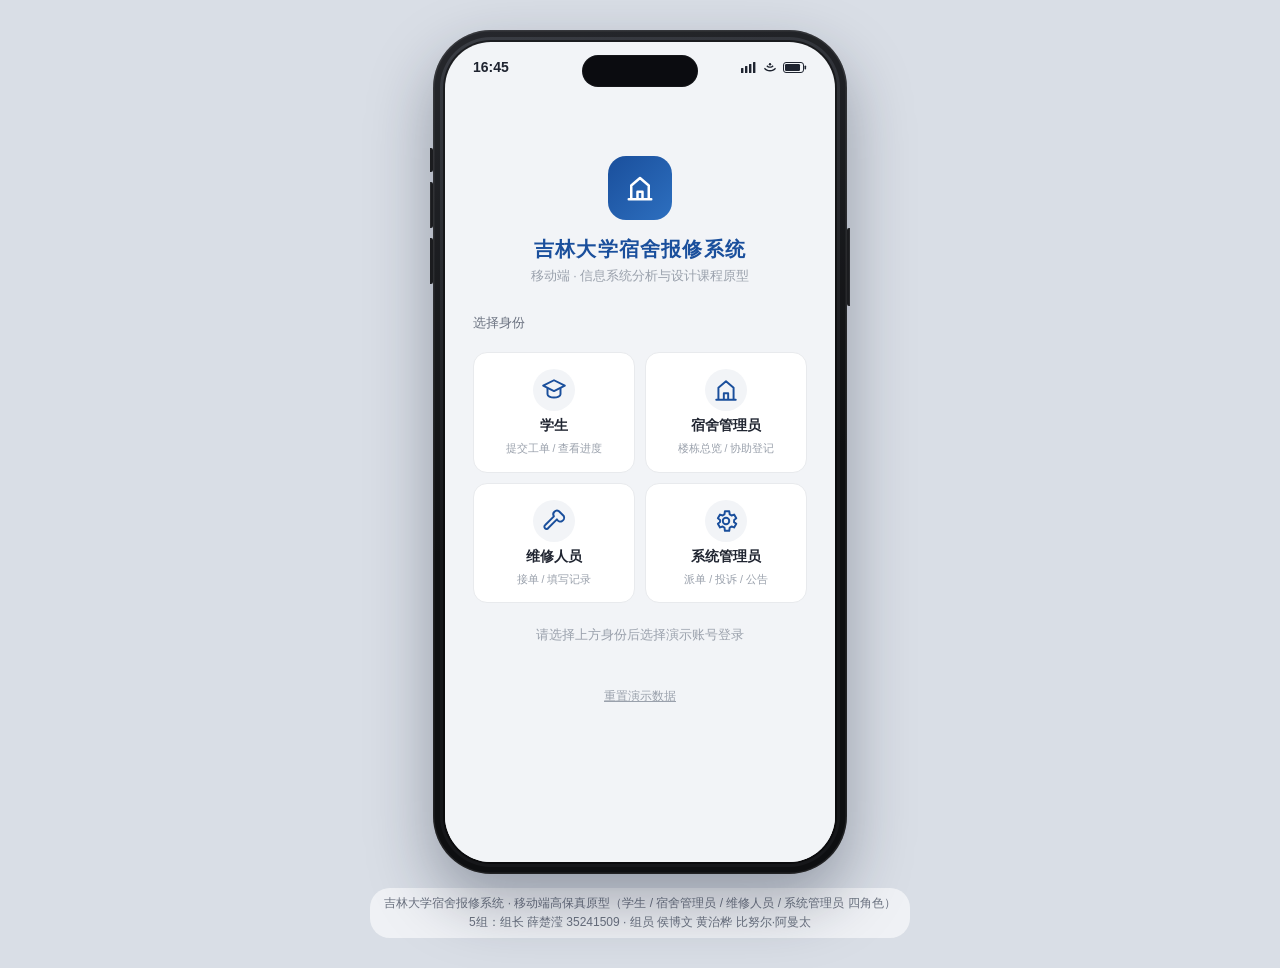
<file: mobile.html>
<!DOCTYPE html>
<html lang="zh-CN">
<head>
<meta charset="UTF-8">
<meta name="viewport" content="width=device-width, initial-scale=1.0">
<title>吉林大学宿舍报修系统 - 移动端原型</title>
<style>
:root{
  --primary:#1A4F9C;
  --primary-dark:#123E7D;
  --primary-light:#E8EEF8;
  --success:#1FAA59;
  --success-light:#E6F7ED;
  --warning:#F5A623;
  --warning-light:#FEF3E0;
  --danger:#E5484D;
  --danger-light:#FCEAEA;
  --info:#7C5CFC;
  --info-light:#EFEAFE;
  --bg:#F2F4F7;
  --card:#FFFFFF;
  --text:#1F2430;
  --text-secondary:#6B7280;
  --text-tertiary:#9AA1AC;
  --border:#E8EAED;
  --radius:14px;
  --radius-sm:10px;
}
*{box-sizing:border-box;margin:0;padding:0;}
body{
  font-family:-apple-system,BlinkMacSystemFont,"Segoe UI","PingFang SC","Microsoft YaHei",sans-serif;
  background:#D9DEE6;
  display:flex;
  justify-content:center;
  align-items:flex-start;
  padding:30px 12px;
  min-height:100vh;
  color:var(--text);
}
/* ============ 外层信息 ============ */
.page-wrap{display:flex;flex-direction:column;align-items:center;gap:14px;}
.credit{
  font-size:12px;color:#6B7280;text-align:center;line-height:1.6;
  background:rgba(255,255,255,.6);padding:6px 14px;border-radius:20px;
}
/* ============ 手机框（深色机身 + 内屏 两层结构） ============ */
.phone{
  width:414px;
  height:844px;
  background:linear-gradient(165deg,#3a3d44,#16171a 55%);
  border-radius:58px;
  box-shadow:
    0 28px 64px rgba(20,30,50,.35),
    0 0 0 1.5px rgba(255,255,255,.08) inset,
    0 0 0 7px rgba(0,0,0,.35) inset;
  position:relative;
  padding:12px;
}
/* 电源键（右侧） */
.phone::before{
  content:'';position:absolute;right:-3px;top:198px;width:3px;height:78px;
  background:#1b1c1f;border-radius:2px 0 0 2px;
  box-shadow:-1px 0 0 rgba(255,255,255,.06) inset;
}
/* 音量键（左侧，上下两段） */
.phone::after{
  content:'';position:absolute;left:-3px;top:152px;width:3px;height:46px;
  background:#1b1c1f;border-radius:0 2px 2px 0;
  box-shadow:1px 0 0 rgba(255,255,255,.06) inset;
}
.phone-mute{
  position:absolute;left:-3px;top:118px;width:3px;height:24px;
  background:#1b1c1f;border-radius:0 2px 2px 0;z-index:1;
}
.phone-vol2{
  position:absolute;left:-3px;top:208px;width:3px;height:46px;
  background:#1b1c1f;border-radius:0 2px 2px 0;z-index:1;
}
.phone-screen{
  width:100%;height:100%;
  background:var(--bg);
  border-radius:46px;
  overflow:hidden;
  position:relative;
  display:flex;
  flex-direction:column;
  box-shadow:0 0 0 2px rgba(0,0,0,.5);
}
.notch{
  position:absolute;top:13px;left:50%;transform:translateX(-50%);
  width:116px;height:32px;background:#0b0c10;border-radius:100px;
  z-index:50;
  box-shadow:0 0 0 1px rgba(255,255,255,.04) inset;
}
.statusbar{
  height:50px;flex:0 0 50px;display:flex;align-items:center;justify-content:space-between;
  padding:0 28px;font-size:14px;font-weight:600;color:var(--text);background:transparent;z-index:40;
}
.statusbar .icons{display:flex;align-items:center;gap:5px;}
.screens{flex:1;position:relative;overflow:hidden;}
.screen{
  position:absolute;inset:0;display:flex;flex-direction:column;
  background:var(--bg);
  transform:translateX(100%);
  transition:transform .26s ease;
  z-index:1;
}
.screen.active{transform:translateX(0);z-index:5;}
.screen.under{transform:translateX(-30%);z-index:2;}
.screen-scroll{flex:1;overflow-y:auto;-webkit-overflow-scrolling:touch;}
.screen-scroll::-webkit-scrollbar{display:none;}

/* ============ 顶部导航 ============ */
.topnav{
  flex:0 0 50px;display:flex;align-items:center;padding:0 6px;position:relative;
  background:var(--bg);
}
.topnav .nav-btn{
  width:38px;height:38px;display:flex;align-items:center;justify-content:center;cursor:pointer;
  color:var(--text);flex:0 0 38px;
}
.topnav .nav-title{
  position:absolute;left:0;right:0;text-align:center;font-size:17px;font-weight:600;pointer-events:none;
}
.topnav .nav-right{flex:0 0 38px;display:flex;align-items:center;justify-content:flex-end;padding-right:4px;}
.topnav .nav-right-text{font-size:13px;color:var(--primary);font-weight:500;cursor:pointer;white-space:nowrap;}

/* ============ 通用卡片 ============ */
.card{
  background:var(--card);border-radius:var(--radius);padding:16px;
  box-shadow:0 1px 2px rgba(20,30,50,.04);
}
.section{padding:14px 16px;}
.section-title{font-size:14px;font-weight:600;color:var(--text);margin-bottom:10px;display:flex;align-items:center;justify-content:space-between;}
.section-title .more{font-size:12px;color:var(--text-tertiary);font-weight:400;cursor:pointer;}

/* ============ 按钮 ============ */
.btn{
  display:flex;align-items:center;justify-content:center;gap:6px;
  height:46px;border-radius:12px;font-size:15px;font-weight:600;cursor:pointer;
  border:none;width:100%;transition:transform .08s, opacity .15s;
  -webkit-tap-highlight-color:transparent;
}
.btn:active{transform:scale(.98);}
.btn-primary{background:var(--primary);color:#fff;}
.btn-primary:disabled{background:#B9CCF4;cursor:not-allowed;}
.btn-outline{background:#fff;color:var(--primary);border:1px solid var(--primary);}
.btn-danger-outline{background:#fff;color:var(--danger);border:1px solid var(--danger);}
.btn-ghost{background:var(--bg);color:var(--text);}
.btn-sm{height:36px;font-size:13px;border-radius:10px;}
.btn-row{display:flex;gap:10px;}

/* ============ 表单 ============ */
.field-label{font-size:13px;color:var(--text-secondary);margin-bottom:8px;font-weight:500;}
.field-label .req{color:var(--danger);margin-left:2px;}
textarea, input[type=text], input[type=datetime-local], input[type=password]{
  width:100%;border:1px solid var(--border);border-radius:10px;padding:11px 12px;
  font-size:14px;font-family:inherit;color:var(--text);background:#fff;
}
textarea{resize:none;min-height:90px;line-height:1.5;}
input::placeholder, textarea::placeholder{color:var(--text-tertiary);}
textarea:focus, input:focus{outline:none;border-color:var(--primary);}

.chip-grid{display:flex;flex-wrap:wrap;gap:8px;}
.chip{
  padding:9px 14px;border-radius:10px;background:#fff;border:1px solid var(--border);
  font-size:13.5px;color:var(--text);cursor:pointer;display:flex;align-items:center;gap:5px;
  -webkit-tap-highlight-color:transparent;
}
.chip.selected{background:var(--primary-light);border-color:var(--primary);color:var(--primary-dark);font-weight:600;}

.type-grid{display:grid;grid-template-columns:repeat(4,1fr);gap:10px;}
.type-item{
  display:flex;flex-direction:column;align-items:center;gap:6px;padding:10px 0;border-radius:12px;
  cursor:pointer;border:1.5px solid transparent;-webkit-tap-highlight-color:transparent;
}
.type-item.selected{background:var(--primary-light);border-color:var(--primary);}
.type-item .ic{
  width:42px;height:42px;border-radius:50%;display:flex;align-items:center;justify-content:center;
  background:var(--bg);
}
.type-item.selected .ic{background:#fff;}
.type-item span{font-size:12px;color:var(--text-secondary);}
.type-item.selected span{color:var(--primary-dark);font-weight:600;}

.switch-row{display:flex;align-items:center;justify-content:space-between;padding:4px 0;}
.switch{width:46px;height:26px;border-radius:13px;background:var(--border);position:relative;cursor:pointer;transition:background .2s;flex:0 0 46px;}
.switch.on{background:var(--primary);}
.switch .knob{position:absolute;top:3px;left:3px;width:20px;height:20px;border-radius:50%;background:#fff;box-shadow:0 1px 3px rgba(0,0,0,.25);transition:left .2s;}
.switch.on .knob{left:23px;}

/* ============ 图片上传 ============ */
.upload-grid{display:flex;flex-wrap:wrap;gap:10px;}
.upload-tile{
  width:72px;height:72px;border-radius:10px;position:relative;overflow:hidden;
  display:flex;align-items:center;justify-content:center;color:#fff;font-size:11px;
}
.upload-tile .del{
  position:absolute;top:2px;right:2px;width:18px;height:18px;border-radius:50%;
  background:rgba(0,0,0,.45);display:flex;align-items:center;justify-content:center;cursor:pointer;
}
.upload-add{
  width:72px;height:72px;border-radius:10px;border:1.5px dashed var(--border);
  display:flex;flex-direction:column;align-items:center;justify-content:center;gap:3px;
  color:var(--text-tertiary);font-size:11px;cursor:pointer;background:#fbfbfc;
}

/* ============ 状态标签 ============ */
.badge{display:inline-flex;align-items:center;gap:4px;font-size:11.5px;font-weight:600;padding:3px 9px;border-radius:7px;white-space:nowrap;}
.badge-pending{background:var(--warning-light);color:#B5740E;}
.badge-assigned{background:var(--info-light);color:#5B3FD6;}
.badge-repairing{background:var(--primary-light);color:var(--primary-dark);}
.badge-evaluate{background:#E0F7F4;color:#0E8A78;}
.badge-completed{background:var(--success-light);color:#16834A;}
.badge-cancelled{background:#EEF0F2;color:#7A828E;}
.badge-rejected{background:var(--danger-light);color:#C23337;}

/* ============ 工单列表卡片 ============ */
.ticket-card{background:#fff;border-radius:var(--radius);padding:14px;margin-bottom:10px;cursor:pointer;-webkit-tap-highlight-color:transparent;}
.ticket-card:active{background:#FAFBFC;}
.ticket-top{display:flex;align-items:flex-start;justify-content:space-between;margin-bottom:8px;}
.ticket-type{display:flex;align-items:center;gap:8px;}
.ticket-type .ic{width:34px;height:34px;border-radius:9px;display:flex;align-items:center;justify-content:center;flex:0 0 34px;}
.ticket-id{font-size:11.5px;color:var(--text-tertiary);}
.ticket-desc{font-size:13px;color:var(--text-secondary);line-height:1.5;margin:6px 0 8px;
  display:-webkit-box;-webkit-line-clamp:2;-webkit-box-orient:vertical;overflow:hidden;}
.ticket-meta{display:flex;align-items:center;justify-content:space-between;font-size:11.5px;color:var(--text-tertiary);}

/* ============ 分段控件 / tabs ============ */
.segment{display:flex;background:#fff;border-radius:11px;padding:3px;gap:2px;}
.segment .seg-item{flex:1;text-align:center;padding:8px 4px;font-size:12.5px;border-radius:9px;color:var(--text-secondary);cursor:pointer;font-weight:500;white-space:nowrap;}
.segment .seg-item.active{background:var(--primary);color:#fff;font-weight:600;}
.tab-underline{display:flex;border-bottom:1px solid var(--border);background:#fff;}
.tab-underline .tu-item{flex:1;text-align:center;padding:13px 0;font-size:14px;color:var(--text-secondary);position:relative;cursor:pointer;font-weight:500;}
.tab-underline .tu-item.active{color:var(--primary);font-weight:700;}
.tab-underline .tu-item.active::after{content:'';position:absolute;bottom:0;left:50%;transform:translateX(-50%);width:28px;height:3px;background:var(--primary);border-radius:3px;}

/* ============ 时间线 ============ */
.timeline{padding-left:6px;}
.tl-item{display:flex;gap:12px;position:relative;padding-bottom:22px;}
.tl-item:last-child{padding-bottom:0;}
.tl-dot-col{display:flex;flex-direction:column;align-items:center;flex:0 0 22px;}
.tl-dot{width:22px;height:22px;border-radius:50%;display:flex;align-items:center;justify-content:center;background:var(--border);color:#fff;flex:0 0 22px;}
.tl-dot.done{background:var(--success);}
.tl-dot.now{background:var(--primary);box-shadow:0 0 0 4px var(--primary-light);}
.tl-dot.fail{background:var(--danger);}
.tl-line{width:2px;flex:1;background:var(--border);margin-top:2px;}
.tl-line.done{background:var(--success);}
.tl-body{flex:1;padding-top:1px;}
.tl-title{font-size:14px;font-weight:600;color:var(--text);}
.tl-title.muted{color:var(--text-tertiary);font-weight:500;}
.tl-sub{font-size:12.5px;color:var(--text-tertiary);margin-top:3px;line-height:1.5;}

/* ============ 星级评分 ============ */
.star-row{display:flex;align-items:center;justify-content:space-between;padding:10px 0;}
.star-row .star-label{font-size:14px;color:var(--text);font-weight:500;}
.stars{display:flex;gap:4px;}
.star{width:26px;height:26px;cursor:pointer;}

/* ============ 列表行 ============ */
.list-row{display:flex;align-items:center;justify-content:space-between;background:#fff;padding:14px 16px;cursor:pointer;-webkit-tap-highlight-color:transparent;}
.list-row:active{background:#FAFBFC;}
.list-row + .list-row{border-top:1px solid var(--border);}
.list-row .lr-left{display:flex;align-items:center;gap:11px;}
.lr-text{font-size:14.5px;color:var(--text);}
.lr-sub{font-size:12px;color:var(--text-tertiary);margin-top:2px;}
.lr-chevron{color:var(--text-tertiary);}

/* ============ 消息行 ============ */
.msg-row{display:flex;gap:11px;padding:14px 16px;background:#fff;cursor:pointer;position:relative;-webkit-tap-highlight-color:transparent;}
.msg-row:active{background:#FAFBFC;}
.msg-row + .msg-row{border-top:1px solid var(--border);}
.msg-icon{width:38px;height:38px;border-radius:50%;display:flex;align-items:center;justify-content:center;flex:0 0 38px;}
.msg-body{flex:1;min-width:0;}
.msg-top{display:flex;align-items:center;justify-content:space-between;}
.msg-title{font-size:14px;font-weight:600;color:var(--text);}
.msg-time{font-size:11.5px;color:var(--text-tertiary);}
.msg-content{font-size:12.5px;color:var(--text-secondary);margin-top:3px;line-height:1.5;
  display:-webkit-box;-webkit-line-clamp:2;-webkit-box-orient:vertical;overflow:hidden;}
.unread-dot{width:8px;height:8px;border-radius:50%;background:var(--danger);position:absolute;top:16px;left:8px;}

/* ============ 首页专属 ============ */
.home-header{padding:18px 16px 4px;}
.greet{font-size:20px;font-weight:800;color:#1A4F9C;letter-spacing:.06em;}
.dorm-chip{display:inline-flex;align-items:center;gap:5px;margin-top:6px;font-size:12.5px;color:var(--text-secondary);background:#fff;padding:5px 10px;border-radius:8px;}
.cta-repair{
  margin:14px 16px 0;border-radius:18px;padding:20px;
  background:linear-gradient(135deg,#1A4F9C,#2D6FBF);color:#fff;position:relative;overflow:hidden;
  cursor:pointer;-webkit-tap-highlight-color:transparent;
}
.cta-repair::after{content:'';position:absolute;right:-30px;top:-30px;width:140px;height:140px;border-radius:50%;background:rgba(255,255,255,.10);}
.cta-repair .cta-title{font-size:17px;font-weight:700;display:flex;align-items:center;gap:8px;}
.cta-repair .cta-sub{font-size:12.5px;opacity:.88;margin-top:5px;}
.cta-repair .cta-arrow{position:absolute;right:18px;top:50%;transform:translateY(-50%);}

.active-ticket{margin:14px 16px 0;}
.notice-strip{
  margin:0 16px;background:var(--warning-light);border-radius:10px;padding:10px 12px;
  display:flex;align-items:center;gap:8px;font-size:12.5px;color:#8A5A0A;cursor:pointer;
}

.bottom-tabbar{
  flex:0 0 64px;display:flex;background:#fff;border-top:1px solid var(--border);
  padding-bottom:8px;
}
.tab-btn{flex:1;display:flex;flex-direction:column;align-items:center;justify-content:center;gap:3px;
  color:var(--text-tertiary);cursor:pointer;position:relative;-webkit-tap-highlight-color:transparent;padding-top:6px;}
.tab-btn.active{color:var(--primary);}
.tab-btn span{font-size:11px;font-weight:500;}
.tab-badge{position:absolute;top:2px;right:calc(50% - 17px);background:var(--danger);color:#fff;font-size:10px;
  font-weight:700;min-width:16px;height:16px;border-radius:8px;display:flex;align-items:center;justify-content:center;padding:0 4px;}

/* ============ 空状态 ============ */
.empty-state{display:flex;flex-direction:column;align-items:center;justify-content:center;padding:70px 30px;text-align:center;color:var(--text-tertiary);}
.empty-state .es-title{font-size:14px;color:var(--text-secondary);margin-top:14px;font-weight:500;}
.empty-state .es-sub{font-size:12.5px;margin-top:6px;line-height:1.6;}

/* ============ Toast / Modal ============ */
.toast{
  position:absolute;bottom:90px;left:50%;transform:translateX(-50%) translateY(20px);
  background:rgba(30,32,38,.92);color:#fff;font-size:13px;padding:10px 18px;border-radius:30px;
  z-index:100;opacity:0;pointer-events:none;transition:opacity .2s, transform .2s;white-space:nowrap;
}
.toast.show{opacity:1;transform:translateX(-50%) translateY(0);}
.modal-overlay{
  position:absolute;inset:0;background:rgba(15,18,25,.45);z-index:90;display:flex;align-items:center;justify-content:center;
  opacity:0;pointer-events:none;transition:opacity .2s;
}
.modal-overlay.show{opacity:1;pointer-events:auto;}
.modal-box{width:280px;background:#fff;border-radius:16px;padding:22px 20px 16px;text-align:center;}
.modal-title{font-size:16px;font-weight:700;color:var(--text);}
.modal-msg{font-size:13.5px;color:var(--text-secondary);margin-top:10px;line-height:1.6;}
.modal-btns{display:flex;gap:10px;margin-top:18px;}

/* ============ 登录页 ============ */
.login-screen{justify-content:flex-start;}
.login-top{padding:64px 30px 24px;display:flex;flex-direction:column;align-items:center;}
.login-badge{width:64px;height:64px;border-radius:18px;background:linear-gradient(135deg,#1A4F9C,#2D6FBF);display:flex;align-items:center;justify-content:center;margin-bottom:16px;}
.login-title{font-size:20px;font-weight:800;color:#1A4F9C;letter-spacing:.06em;}
.login-sub{font-size:12.5px;color:var(--text-tertiary);margin-top:5px;}
.login-form{padding:6px 28px;display:flex;flex-direction:column;gap:14px;}
.login-form label{font-size:12.5px;color:var(--text-secondary);margin-bottom:6px;display:block;font-weight:500;}

/* 个人中心 */
.profile-header{padding:26px 20px 18px;display:flex;align-items:center;gap:14px;background:#fff;}
.avatar{width:58px;height:58px;border-radius:50%;background:var(--primary);color:#fff;font-size:22px;font-weight:700;display:flex;align-items:center;justify-content:center;flex:0 0 58px;}
.profile-name{font-size:17px;font-weight:700;color:var(--text);}
.profile-sub{font-size:12.5px;color:var(--text-tertiary);margin-top:3px;}

.info-card-row{display:flex;justify-content:space-between;padding:8px 0;font-size:13px;}
.info-card-row .k{color:var(--text-tertiary);}
.info-card-row .v{color:var(--text);font-weight:500;}

hr.div{border:none;border-top:1px solid var(--border);margin:0;}
.repair-photo{width:64px;height:64px;border-radius:9px;object-fit:cover;}
.repair-photo-mock{width:64px;height:64px;border-radius:9px;display:flex;align-items:center;justify-content:center;color:#fff;font-size:10px;}

/* ============ 角色选择登录卡 ============ */
.role-grid{display:grid;grid-template-columns:1fr 1fr;gap:10px;}
.role-card{
  background:#fff;border:1.5px solid var(--border);border-radius:14px;padding:16px 10px;
  display:flex;flex-direction:column;align-items:center;gap:6px;cursor:pointer;text-align:center;
  -webkit-tap-highlight-color:transparent;
}
.role-card.selected{border-color:var(--primary);background:var(--primary-light);}
.role-card .rc-ic{width:42px;height:42px;border-radius:50%;display:flex;align-items:center;justify-content:center;background:var(--bg);color:var(--primary);}
.role-card.selected .rc-ic{background:#fff;}
.role-card .rc-name{font-size:13.5px;font-weight:700;color:var(--text);}
.role-card .rc-desc{font-size:10.5px;color:var(--text-tertiary);line-height:1.4;}

/* ============ 统计卡（总览类页面） ============ */
.stat-grid{display:grid;grid-template-columns:1fr 1fr;gap:10px;}
.stat-card{background:#fff;border-radius:var(--radius);padding:14px;}
.stat-card .stat-label{font-size:12px;color:var(--text-tertiary);}
.stat-card .stat-value{font-size:24px;font-weight:700;margin-top:4px;}
.bar-row{display:flex;align-items:center;gap:10px;margin-bottom:10px;}
.bar-row .bar-label{font-size:12.5px;color:var(--text-secondary);width:42px;flex:0 0 42px;}
.bar-track{flex:1;height:8px;background:var(--bg);border-radius:5px;overflow:hidden;}
.bar-fill{height:100%;background:var(--primary);border-radius:5px;}
.bar-row .bar-count{font-size:11.5px;color:var(--text-tertiary);flex:0 0 36px;text-align:right;}

/* ============ 派单候选人卡 ============ */
.cand-row{background:#fff;border-radius:12px;padding:12px;display:flex;align-items:center;justify-content:space-between;gap:10px;margin-bottom:9px;border:1.5px solid transparent;}
.cand-row.rec{border-color:var(--primary);background:var(--primary-light);}
.cand-name{font-size:14px;font-weight:700;color:var(--text);display:flex;align-items:center;gap:6px;flex-wrap:wrap;}
.cand-tag{font-size:10.5px;background:var(--bg);color:var(--text-secondary);padding:2px 7px;border-radius:6px;font-weight:500;}
.cand-rec-tag{font-size:10.5px;background:var(--primary);color:#fff;padding:2px 7px;border-radius:6px;font-weight:600;display:inline-flex;align-items:center;gap:2px;}
.cand-meta{font-size:11.5px;color:var(--text-tertiary);margin-top:4px;}

/* ============ 耗材编辑行 ============ */
.mat-row{display:flex;gap:8px;margin-bottom:8px;align-items:center;}
.mat-row input{flex:1;}
.mat-row input.mat-qty{flex:0 0 56px;text-align:center;padding:11px 4px;}
.mat-row .mat-del{width:36px;height:36px;flex:0 0 36px;border-radius:9px;background:var(--danger-light);color:var(--danger);display:flex;align-items:center;justify-content:center;cursor:pointer;font-size:16px;font-weight:700;}

/* ============ 简易只读人员行 ============ */
.staff-row{display:flex;align-items:center;justify-content:space-between;background:#fff;padding:13px 14px;border-radius:12px;margin-bottom:9px;}
.staff-row .sr-name{font-size:14px;font-weight:600;color:var(--text);}
.staff-row .sr-sub{font-size:11.5px;color:var(--text-tertiary);margin-top:3px;}
.staff-row .sr-score{font-size:13px;font-weight:700;color:var(--warning);}

/* ============ 段内分段（投诉/公告 二级切换）============ */
.mini-seg{display:flex;gap:8px;margin-bottom:12px;}
.mini-seg .ms-item{flex:1;text-align:center;padding:9px 0;border-radius:10px;background:#fff;font-size:13px;color:var(--text-secondary);font-weight:600;cursor:pointer;border:1.5px solid var(--border);}
.mini-seg .ms-item.active{background:var(--primary);color:#fff;border-color:var(--primary);}

</style>
</head>
<body>
<div class="page-wrap">
  <div class="phone" id="phone">
    <div class="phone-mute"></div>
    <div class="phone-vol2"></div>
    <div class="phone-screen">
      <div class="notch"></div>
      <div class="statusbar">
        <span id="clock">9:41</span>
        <div class="icons">
          <svg width="16" height="11" viewBox="0 0 16 11" fill="none"><rect x="0" y="6" width="2.4" height="5" rx="0.6" fill="currentColor"/><rect x="4" y="4" width="2.4" height="7" rx="0.6" fill="currentColor"/><rect x="8" y="2" width="2.4" height="9" rx="0.6" fill="currentColor"/><rect x="12" y="0" width="2.4" height="11" rx="0.6" fill="currentColor"/></svg>
          <svg width="16" height="11" viewBox="0 0 16 11" fill="none"><path d="M8 9.5C5.5 9.5 3.5 8.4 2 6.7L2.9 5.7C4.2 7.1 6 8 8 8C10 8 11.8 7.1 13.1 5.7L14 6.7C12.5 8.4 10.5 9.5 8 9.5Z" fill="currentColor"/><path d="M8 5.8C6.6 5.8 5.3 5.2 4.4 4.2L5.3 3.2C6 4 7 4.5 8 4.5C9 4.5 10 4 10.7 3.2L11.6 4.2C10.7 5.2 9.4 5.8 8 5.8Z" fill="currentColor"/><circle cx="8" cy="2.2" r="1.2" fill="currentColor"/></svg>
          <svg width="24" height="11" viewBox="0 0 24 11" fill="none"><rect x="0.5" y="0.5" width="20" height="10" rx="2.5" stroke="currentColor"/><rect x="2" y="2" width="15" height="7" rx="1.2" fill="currentColor"/><rect x="21.5" y="3.5" width="1.6" height="4" rx="0.8" fill="currentColor"/></svg>
        </div>
      </div>

      <div class="screens" id="screens"></div>

      <div class="bottom-tabbar" id="bottomTabbar"></div>

      <div class="modal-overlay" id="modalOverlay"></div>
      <div class="toast" id="toast"></div>
    </div>
  </div>
  <div class="credit">吉林大学宿舍报修系统 · 移动端高保真原型（学生 / 宿舍管理员 / 维修人员 / 系统管理员 四角色）<br>5组：组长 薛楚滢 35241509 · 组员 侯博文 黄治桦 比努尔·阿曼太</div>
</div>

<script>
/* ============================================================
   吉林大学宿舍报修系统 · 移动端高保真原型
   数据模型与字段命名严格对齐网页端 app.js（同一套用例/状态机），
   保证两端演示时数据口径一致。账号、工单等均为课程演示数据。
   ============================================================ */

/* ---------------- 图标库 ---------------- */
const ICON = {
  back: `<svg width="22" height="22" viewBox="0 0 24 24" fill="none" stroke="currentColor" stroke-width="2.2" stroke-linecap="round" stroke-linejoin="round"><path d="M15 18l-6-6 6-6"/></svg>`,
  plus: `<svg width="20" height="20" viewBox="0 0 24 24" fill="none" stroke="currentColor" stroke-width="2.4" stroke-linecap="round"><path d="M12 5v14M5 12h14"/></svg>`,
  bolt: `<svg width="22" height="22" viewBox="0 0 24 24" fill="none" stroke="currentColor" stroke-width="2" stroke-linecap="round" stroke-linejoin="round"><path d="M13 2 4 14h6l-1 8 9-12h-6l1-8z"/></svg>`,
  sofa: `<svg width="22" height="22" viewBox="0 0 24 24" fill="none" stroke="currentColor" stroke-width="2" stroke-linecap="round" stroke-linejoin="round"><path d="M5 11V8a2 2 0 0 1 2-2h10a2 2 0 0 1 2 2v3"/><path d="M3 11h18v5a1 1 0 0 1-1 1H4a1 1 0 0 1-1-1z"/><path d="M5 17v3M19 17v3"/></svg>`,
  window: `<svg width="22" height="22" viewBox="0 0 24 24" fill="none" stroke="currentColor" stroke-width="2" stroke-linecap="round" stroke-linejoin="round"><rect x="3" y="4" width="18" height="16" rx="1.5"/><path d="M12 4v16M3 12h18"/></svg>`,
  shower: `<svg width="22" height="22" viewBox="0 0 24 24" fill="none" stroke="currentColor" stroke-width="2" stroke-linecap="round" stroke-linejoin="round"><path d="M4 12a8 8 0 0 1 16 0"/><path d="M4 12h16M7 16v2M11 16v3M15 16v2"/></svg>`,
  wifi: `<svg width="22" height="22" viewBox="0 0 24 24" fill="none" stroke="currentColor" stroke-width="2" stroke-linecap="round" stroke-linejoin="round"><path d="M5 12.5a10 10 0 0 1 14 0"/><path d="M8.5 16a5 5 0 0 1 7 0"/><circle cx="12" cy="19.5" r="1" fill="currentColor" stroke="none"/></svg>`,
  snow: `<svg width="22" height="22" viewBox="0 0 24 24" fill="none" stroke="currentColor" stroke-width="2" stroke-linecap="round"><path d="M12 2v20M4.2 6.5l15.6 11M4.2 17.5l15.6-11"/></svg>`,
  more: `<svg width="22" height="22" viewBox="0 0 24 24" fill="none" stroke="currentColor" stroke-width="2" stroke-linecap="round" stroke-linejoin="round"><circle cx="5" cy="12" r="1.6" fill="currentColor" stroke="none"/><circle cx="12" cy="12" r="1.6" fill="currentColor" stroke="none"/><circle cx="19" cy="12" r="1.6" fill="currentColor" stroke="none"/></svg>`,
  camera: `<svg width="20" height="20" viewBox="0 0 24 24" fill="none" stroke="currentColor" stroke-width="2" stroke-linecap="round" stroke-linejoin="round"><path d="M4 8a2 2 0 0 1 2-2h2l1.2-1.6A2 2 0 0 1 10.8 3.6h2.4a2 2 0 0 1 1.6.8L16 6h2a2 2 0 0 1 2 2v10a2 2 0 0 1-2 2H6a2 2 0 0 1-2-2z"/><circle cx="12" cy="13" r="3.3"/></svg>`,
  clock: `<svg width="16" height="16" viewBox="0 0 24 24" fill="none" stroke="currentColor" stroke-width="2" stroke-linecap="round" stroke-linejoin="round"><circle cx="12" cy="12" r="9"/><path d="M12 7v5l3 3"/></svg>`,
  pin: `<svg width="14" height="14" viewBox="0 0 24 24" fill="none" stroke="currentColor" stroke-width="2" stroke-linecap="round" stroke-linejoin="round"><path d="M12 22s7-7.4 7-12a7 7 0 0 0-14 0c0 4.6 7 12 7 12z"/><circle cx="12" cy="10" r="2.5"/></svg>`,
  check: `<svg width="13" height="13" viewBox="0 0 24 24" fill="none" stroke="#fff" stroke-width="3" stroke-linecap="round" stroke-linejoin="round"><path d="M5 13l4 4L19 7"/></svg>`,
  x: `<svg width="13" height="13" viewBox="0 0 24 24" fill="none" stroke="#fff" stroke-width="3" stroke-linecap="round"><path d="M6 6l12 12M18 6 6 18"/></svg>`,
  chevron: `<svg width="17" height="17" viewBox="0 0 24 24" fill="none" stroke="currentColor" stroke-width="2.2" stroke-linecap="round" stroke-linejoin="round"><path d="M9 6l6 6-6 6"/></svg>`,
  phone: `<svg width="15" height="15" viewBox="0 0 24 24" fill="none" stroke="currentColor" stroke-width="2" stroke-linecap="round" stroke-linejoin="round"><path d="M6.6 10.8a14 14 0 0 0 6.6 6.6l2.2-2.2a1.3 1.3 0 0 1 1.3-.3 11 11 0 0 0 3.4.5 1.3 1.3 0 0 1 1.3 1.3V20a1.3 1.3 0 0 1-1.3 1.3C10.5 21.3 2.7 13.5 2.7 4.3A1.3 1.3 0 0 1 4 3h3.6a1.3 1.3 0 0 1 1.3 1.3 11 11 0 0 0 .5 3.4 1.3 1.3 0 0 1-.3 1.3z"/></svg>`,
  star_o: `<svg viewBox="0 0 24 24" fill="none" stroke="#C7CCD4" stroke-width="1.8" stroke-linejoin="round"><path d="M12 3.5l2.6 5.4 5.9.7-4.3 4.2 1 5.9L12 16.8l-5.2 2.9 1-5.9L3.5 9.6l5.9-.7z"/></svg>`,
  star_f: `<svg viewBox="0 0 24 24" fill="#F5A623" stroke="#F5A623" stroke-width="1.8" stroke-linejoin="round"><path d="M12 3.5l2.6 5.4 5.9.7-4.3 4.2 1 5.9L12 16.8l-5.2 2.9 1-5.9L3.5 9.6l5.9-.7z"/></svg>`,
  bell_fill: `<svg width="18" height="18" viewBox="0 0 24 24" fill="currentColor" stroke="none"><path d="M18 16v-5a6 6 0 1 0-12 0v5l-2 2v1h16v-1z"/><path d="M9.5 20a2.5 2.5 0 0 0 5 0z"/></svg>`,
  notice_fill: `<svg width="18" height="18" viewBox="0 0 24 24" fill="currentColor" stroke="none"><path d="M3 11v2l3 .5V17a2 2 0 0 0 2 2h1l-1-5.2L3 11z"/><path d="M21 4 6 9v6l15 5z"/></svg>`,
  reply_fill: `<svg width="18" height="18" viewBox="0 0 24 24" fill="currentColor" stroke="none"><path d="M4 4h16v11H8l-4 4z"/></svg>`,
  wrench_fill: `<svg width="18" height="18" viewBox="0 0 24 24" fill="currentColor" stroke="none"><path d="M21 7.4 16.6 3a3.4 3.4 0 0 0-4.7 4.7l-8 8a2 2 0 1 0 2.8 2.8l8-8A3.4 3.4 0 0 0 21 7.4z"/></svg>`,
  doc: `<svg width="18" height="18" viewBox="0 0 24 24" fill="none" stroke="currentColor" stroke-width="2" stroke-linecap="round" stroke-linejoin="round"><path d="M14 3H7a2 2 0 0 0-2 2v14a2 2 0 0 0 2 2h10a2 2 0 0 0 2-2V8z"/><path d="M14 3v5h5"/></svg>`,
  feedback: `<svg width="18" height="18" viewBox="0 0 24 24" fill="none" stroke="currentColor" stroke-width="2" stroke-linecap="round" stroke-linejoin="round"><path d="M21 11.5a8.4 8.4 0 0 1-8.5 8.4 8.7 8.7 0 0 1-3.7-.8L3 20l1-5.5a8.4 8.4 0 0 1-.5-2.9A8.4 8.4 0 0 1 12 3a8.4 8.4 0 0 1 9 8.5z"/></svg>`,
  about: `<svg width="18" height="18" viewBox="0 0 24 24" fill="none" stroke="currentColor" stroke-width="2" stroke-linecap="round" stroke-linejoin="round"><circle cx="12" cy="12" r="9"/><path d="M12 8v.01M11 12h1v5h1"/></svg>`,
  logout: `<svg width="18" height="18" viewBox="0 0 24 24" fill="none" stroke="currentColor" stroke-width="2" stroke-linecap="round" stroke-linejoin="round"><path d="M9 21H5a2 2 0 0 1-2-2V5a2 2 0 0 1 2-2h4"/><path d="M16 17l5-5-5-5M21 12H9"/></svg>`,
  building: `<svg width="14" height="14" viewBox="0 0 24 24" fill="none" stroke="currentColor" stroke-width="2" stroke-linecap="round" stroke-linejoin="round"><path d="M3 21h18M6 21V8l6-4 6 4v13M9 21v-5h6v5"/></svg>`,
  cancel_circ: `<svg width="46" height="46" viewBox="0 0 24 24" fill="none" stroke="var(--danger)" stroke-width="1.6"><circle cx="12" cy="12" r="9.5"/><path d="M8.5 8.5l7 7M15.5 8.5l-7 7" stroke-width="1.8" stroke-linecap="round"/></svg>`,
  home: `<svg width="22" height="22" viewBox="0 0 24 24" fill="none" stroke="currentColor" stroke-width="2" stroke-linecap="round" stroke-linejoin="round"><path d="M3 11l9-8 9 8"/><path d="M5 10v10h14V10"/></svg>`,
  list: `<svg width="22" height="22" viewBox="0 0 24 24" fill="none" stroke="currentColor" stroke-width="2" stroke-linecap="round" stroke-linejoin="round"><rect x="5" y="3" width="14" height="18" rx="2"/><path d="M9 8h6M9 12h6M9 16h4"/></svg>`,
  bell_o: `<svg width="22" height="22" viewBox="0 0 24 24" fill="none" stroke="currentColor" stroke-width="2" stroke-linecap="round" stroke-linejoin="round"><path d="M18 8a6 6 0 1 0-12 0c0 7-3 9-3 9h18s-3-2-3-9"/><path d="M13.7 21a2 2 0 0 1-3.4 0"/></svg>`,
  user_o: `<svg width="22" height="22" viewBox="0 0 24 24" fill="none" stroke="currentColor" stroke-width="2" stroke-linecap="round" stroke-linejoin="round"><circle cx="12" cy="8" r="4"/><path d="M4 21c0-4 4-6 8-6s8 2 8 6"/></svg>`,
  grid: `<svg width="22" height="22" viewBox="0 0 24 24" fill="none" stroke="currentColor" stroke-width="2" stroke-linecap="round" stroke-linejoin="round"><rect x="3" y="3" width="8" height="8" rx="1.5"/><rect x="13" y="3" width="8" height="8" rx="1.5"/><rect x="3" y="13" width="8" height="8" rx="1.5"/><rect x="13" y="13" width="8" height="8" rx="1.5"/></svg>`,
  clip_check: `<svg width="22" height="22" viewBox="0 0 24 24" fill="none" stroke="currentColor" stroke-width="2" stroke-linecap="round" stroke-linejoin="round"><path d="M9 4h6a1 1 0 0 1 1 1v1H8V5a1 1 0 0 1 1-1z"/><rect x="5" y="5" width="14" height="16" rx="2"/><path d="M9 13l2 2 4-4"/></svg>`,
  calendar: `<svg width="20" height="20" viewBox="0 0 24 24" fill="none" stroke="currentColor" stroke-width="2" stroke-linecap="round" stroke-linejoin="round"><rect x="3" y="5" width="18" height="16" rx="2"/><path d="M3 10h18M8 3v4M16 3v4"/></svg>`,
  send: `<svg width="22" height="22" viewBox="0 0 24 24" fill="none" stroke="currentColor" stroke-width="2" stroke-linecap="round" stroke-linejoin="round"><path d="M22 2 11 13M22 2l-7 20-4-9-9-4z"/></svg>`,
  work_o: `<svg width="22" height="22" viewBox="0 0 24 24" fill="none" stroke="currentColor" stroke-width="2" stroke-linecap="round" stroke-linejoin="round"><rect x="3" y="7" width="18" height="13" rx="2"/><path d="M8 7V5a2 2 0 0 1 2-2h4a2 2 0 0 1 2 2v2M3 12h18"/></svg>`,
  people_o: `<svg width="20" height="20" viewBox="0 0 24 24" fill="none" stroke="currentColor" stroke-width="2" stroke-linecap="round" stroke-linejoin="round"><circle cx="9" cy="8" r="3.2"/><path d="M2.5 20c0-3.4 3-5.2 6.5-5.2s6.5 1.8 6.5 5.2"/><circle cx="17.5" cy="9" r="2.5"/><path d="M16 14.3c2.6.3 4.5 1.8 4.5 4.4"/></svg>`,
  sparkle: `<svg width="13" height="13" viewBox="0 0 24 24" fill="#fff" stroke="none"><path d="M12 2l1.8 6.2L20 10l-6.2 1.8L12 18l-1.8-6.2L4 10l6.2-1.8z"/></svg>`,
  megaphone_o: `<svg width="20" height="20" viewBox="0 0 24 24" fill="none" stroke="currentColor" stroke-width="2" stroke-linecap="round" stroke-linejoin="round"><path d="M3 10v4l3 .6V16a2 2 0 0 0 2 2h1l-1-5.4L3 10z"/><path d="M21 3 6 8v8l15 5z"/></svg>`,
  role_student: `<svg width="26" height="26" viewBox="0 0 24 24" fill="none" stroke="currentColor" stroke-width="1.8" stroke-linecap="round" stroke-linejoin="round"><path d="M12 3 2 8l10 5 10-5z"/><path d="M6 10.5V16c0 1.5 2.7 3 6 3s6-1.5 6-3v-5.5"/></svg>`,
  role_dorm: `<svg width="26" height="26" viewBox="0 0 24 24" fill="none" stroke="currentColor" stroke-width="1.8" stroke-linecap="round" stroke-linejoin="round"><path d="M3 21h18M5 21V10l7-6 7 6v11M10 21v-6h4v6"/></svg>`,
  role_repair: `<svg width="26" height="26" viewBox="0 0 24 24" fill="none" stroke="currentColor" stroke-width="1.8" stroke-linecap="round" stroke-linejoin="round"><path d="M21 7.4 16.6 3a3.4 3.4 0 0 0-4.7 4.7l-8 8a2 2 0 1 0 2.8 2.8l8-8A3.4 3.4 0 0 0 21 7.4z"/></svg>`,
  role_admin: `<svg width="26" height="26" viewBox="0 0 24 24" fill="none" stroke="currentColor" stroke-width="1.8" stroke-linecap="round" stroke-linejoin="round"><circle cx="12" cy="12" r="3"/><path d="M19.4 13a7.4 7.4 0 0 0 .1-2l2-1.5-2-3.4-2.4.8a7.6 7.6 0 0 0-1.7-1L15 3h-4l-.4 2.9a7.6 7.6 0 0 0-1.7 1l-2.4-.8-2 3.4 2 1.5a7.4 7.4 0 0 0 0 2l-2 1.5 2 3.4 2.4-.8a7.6 7.6 0 0 0 1.7 1L11 21h4l.4-2.9a7.6 7.6 0 0 0 1.7-1l2.4.8 2-3.4z"/></svg>`,
};

function typeIcon(t){
  const map={'水电':ICON.bolt,'家具':ICON.sofa,'门窗':ICON.window,'卫浴':ICON.shower,'网络':ICON.wifi,'空调':ICON.snow,'其他':ICON.more};
  return map[t]||ICON.more;
}
function typeColor(t){
  const map={'水电':'#2F6FED','家具':'#B5740E','门窗':'#5B3FD6','卫浴':'#0E8A78','网络':'#16834A','空调':'#0E8FB5','其他':'#7A828E'};
  return map[t]||'#7A828E';
}

/* ---------------- 常量 ---------------- */
const STATUS_LABEL = { pending:'待派单', assigned:'已派单', repairing:'维修中', to_evaluate:'待评价', completed:'已完成', rejected:'已退回', cancelled:'已取消' };
const STATUS_BADGE  = { pending:'badge-pending', assigned:'badge-assigned', repairing:'badge-repairing', to_evaluate:'badge-evaluate', completed:'badge-completed', rejected:'badge-rejected', cancelled:'badge-cancelled' };
const FAULT_TYPES = ['水电','家具','网络','空调','门窗','卫浴','其他'];
const DORM_BUILDINGS = [
  '南苑一公寓','南苑二公寓','南苑三公寓','南苑四公寓',
  '南苑五公寓A座','南苑五公寓B座','南苑五公寓C座',
  '南苑六公寓','南苑七公寓','南苑八公寓','南苑九公寓',
  '文苑一公寓','文苑二公寓','文苑三公寓','文苑四公寓',
  '文苑五公寓','文苑六公寓','文苑七公寓','文苑八公寓','文苑九公寓',
  '北苑一公寓','北苑二公寓','大学城二公寓','大学城三公寓',
];
const COMPLAINT_STATUS_LABEL = { pending:'待处理', processing:'处理中', resolved:'已解决', closed:'已关闭' };
const ROLE_LABEL = { student:'学生', dorm_admin:'宿舍管理员', repairman:'维修人员', admin:'系统管理员' };
const ROLE_ICON  = { student:'role_student', dorm_admin:'role_dorm', repairman:'role_repair', admin:'role_admin' };

function statusBadge(s){ return `<span class="badge ${STATUS_BADGE[s]||''}">${STATUS_LABEL[s]||s}</span>`; }
function roleName(r){ return ROLE_LABEL[r]||r; }
function genId(prefix){ return prefix + Date.now() + Math.floor(Math.random()*1000); }
function pad(n){ return String(n).padStart(2,'0'); }
function fmtTime(ts){ if(!ts) return '—'; const d=new Date(ts); return `${d.getMonth()+1}-${pad(d.getDate())} ${pad(d.getHours())}:${pad(d.getMinutes())}`; }
function fmtDate(ts){ if(!ts) return '—'; const d=new Date(ts); return `${d.getMonth()+1}-${pad(d.getDate())}`; }
function maskPhone(p){ if(!p||p.length<7) return p||'—'; return p.slice(0,3)+'****'+p.slice(-4); }
function ts(daysAgo, hoursAgo=0){ return Date.now() - daysAgo*86400000 - hoursAgo*3600000; }
function esc(s){ return (s==null?'':String(s)).replace(/&/g,'&amp;').replace(/</g,'&lt;').replace(/>/g,'&gt;').replace(/"/g,'&quot;'); }

/* ---------------- 种子数据（字段与网页端 app.js 一致） ---------------- */
function createSeedData(){
  return {
    user_info: [
      { user_id:'U001', name:'韩房佳茵', role:'student',    contact:'13800138001', dorm_building:'南苑三公寓', password:'123456' },
      { user_id:'U002', name:'李明阳',   role:'student',    contact:'13800138002', dorm_building:'文苑二公寓', password:'123456' },
      { user_id:'U008', name:'薛楚滢',   role:'student',    contact:'13800138008', dorm_building:'南苑二公寓', password:'123456' },
      { user_id:'U003', name:'王璐曜',   role:'dorm_admin', contact:'13800138003', dorm_building:'南苑三公寓', password:'123456' },
      { user_id:'U004', name:'周天临',   role:'repairman',  contact:'13800138004', dorm_building:'',            password:'123456' },
      { user_id:'U005', name:'张国强',   role:'repairman',  contact:'13800138005', dorm_building:'',            password:'123456' },
      { user_id:'U006', name:'刘明泽',   role:'repairman',  contact:'13800138006', dorm_building:'',            password:'123456' },
      { user_id:'U007', name:'余锐新',   role:'admin',      contact:'13800138007', dorm_building:'',            password:'123456' },
    ],
    repairman_skill: [
      { repairman_id:'U004', skill_tag:'水电', workload:2, schedule:'周一至周五 08:00-17:00', avg_score:4.6, area:'南苑片区' },
      { repairman_id:'U005', skill_tag:'家具', workload:1, schedule:'周一至周六 09:00-18:00', avg_score:4.3, area:'文苑片区' },
      { repairman_id:'U006', skill_tag:'空调', workload:3, schedule:'周二至周日 08:00-16:00', avg_score:4.8, area:'北苑片区' },
    ],
    repair_order: [
      { order_id:'JD10001', user_id:'U001', fault_type:'水电', description:'宿舍洗手间水龙头漏水，已影响正常使用，请尽快派人维修。', img_url:'', address:'知新楼 301室', appoint_time:'', need_company:false, status:'completed', create_time:ts(10), assign_time:ts(9), repair_time:ts(8), complete_time:ts(7), repair_result:'更换了水龙头密封圈，漏水问题已解决。', complete_img:'' },
      { order_id:'JD10002', user_id:'U001', fault_type:'网络', description:'宿舍网络端口无法连接，网线插入后无信号，影响学习。', img_url:'', address:'知新楼 301室', appoint_time:'', need_company:true, status:'to_evaluate', create_time:ts(5), assign_time:ts(4), repair_time:ts(3), complete_time:null, repair_result:'重新压制了网线水晶头，端口恢复正常。', complete_img:'' },
      { order_id:'JD10003', user_id:'U002', fault_type:'空调', description:'空调不制冷，开机后只吹热风，室内温度过高无法正常休息。', img_url:'', address:'励学楼 215室', appoint_time:'', need_company:false, status:'repairing', create_time:ts(3), assign_time:ts(2), repair_time:null, complete_time:null, repair_result:'', complete_img:'' },
      { order_id:'JD10004', user_id:'U001', fault_type:'家具', description:'上铺床架松动，翻身时有异响，存在安全隐患，请尽快检修。', img_url:'', address:'知新楼 301室', appoint_time:'', need_company:false, status:'assigned', create_time:ts(2), assign_time:ts(1), repair_time:null, complete_time:null, repair_result:'', complete_img:'' },
      { order_id:'JD10005', user_id:'U002', fault_type:'门窗', description:'宿舍门锁损坏，无法从外部开锁，严重影响出入安全。', img_url:'', address:'励学楼 215室', appoint_time:'', need_company:true, status:'pending', create_time:ts(1), assign_time:null, repair_time:null, complete_time:null, repair_result:'', complete_img:'' },
    ],
    assign_record: [
      { assign_id:'AS001', order_id:'JD10001', repairman_id:'U004', assign_time:ts(9), is_auto:true },
      { assign_id:'AS002', order_id:'JD10002', repairman_id:'U004', assign_time:ts(4), is_auto:false },
      { assign_id:'AS003', order_id:'JD10003', repairman_id:'U006', assign_time:ts(2), is_auto:true },
      { assign_id:'AS004', order_id:'JD10004', repairman_id:'U005', assign_time:ts(1), is_auto:true },
    ],
    repair_feedback: [
      { feedback_id:'FB001', order_id:'JD10001', speed_score:5, attitude_score:5, quality_score:4, suggestion:'维修及时，态度很好，下次可以更快一些。', feedback_time:ts(7) },
    ],
    material_usage: [
      { record_id:'MU001', order_id:'JD10001', material_name:'水龙头密封圈', quantity:2, use_time:ts(8) },
    ],
    notice: [
      { notice_id:'NT001', publisher_id:'U007', title:'暑期宿舍报修服务时间调整通知', content:'因暑期维修人员部分休假，7月15日至8月15日期间，报修服务时间调整为每周一、三、五上午9:00-12:00，请同学们合理安排报修时间。紧急情况请拨打宿舍管理处电话。', target_role:'all', publish_time:ts(3), status:'active' },
      { notice_id:'NT002', publisher_id:'U007', title:'关于空调维修排期的说明', content:'近期空调报修量较大，预计等待时间为3-5个工作日，感谢同学们的理解与配合。', target_role:'student', publish_time:ts(1), status:'active' },
    ],
    complaint: [
      { complaint_id:'CP001', user_id:'U001', order_id:'JD10001', type:'order', content:'维修人员上门时间与预约时间相差两小时，希望以后能准时。', status:'resolved', reply_content:'非常抱歉给您带来不便，我们已对维修人员进行了提醒，后续会严格管控时效。', reply_user_id:'U007', create_time:ts(6), reply_time:ts(5) },
    ],
    message_push: [
      { push_id:'MP001', user_id:'U001', order_id:'JD10002', push_type:'status_change', content:'您的工单 JD10002（网络）已完成维修，请及时进行评价。', push_time:ts(3), is_read:false },
      { push_id:'MP002', user_id:'U004', order_id:'JD10002', push_type:'assigned',      content:'您有新的维修任务：JD10002（网络），地点：知新楼 301室，请尽快处理。', push_time:ts(4), is_read:true },
      { push_id:'MP003', user_id:'U007', order_id:'JD10005', push_type:'new_order',     content:'新工单待派单：JD10005（门窗），励学楼 215室。', push_time:ts(1), is_read:false },
    ],
  };
}

/* ---------------- Flask API 同步层（与桌面端共享同一 MySQL） ---------------- */
const API_BASE = 'http://localhost:5001';
const ALL_TABLES = ['user_info','repair_order','repairman_skill','assign_record',
  'repair_feedback','material_usage','notice','complaint','message_push','sys_config','sys_log'];
const TABLE_PK = {
  user_info:'user_id', repair_order:'order_id', repairman_skill:'repairman_id',
  assign_record:'assign_id', repair_feedback:'feedback_id', material_usage:'record_id',
  notice:'notice_id', complaint:'complaint_id', message_push:'push_id',
  sys_config:'config_id', sys_log:'log_id'
};
const SYNC = {
  enabled: false,
  async init(){
    try {
      const r = await fetch(`${API_BASE}/api/ping`, { signal: AbortSignal.timeout(3000) });
      const d = await r.json();
      if(d.ok){ this.enabled=true; await this.pullAll(); }
    } catch(e){ console.warn('Flask 未启动，离线模式'); }
  },
  async pullAll(){
    if(!this.enabled) return;
    for(const t of ALL_TABLES){
      try {
        const rows = await fetch(`${API_BASE}/api/${t}`).then(r=>r.json());
        if(Array.isArray(rows) && rows.length>0) DB._d[t]=rows;
      } catch(e){}
    }
    DB.save();
  },
  async push(table, op, row, id){
    if(!this.enabled) return;
    try {
      if(op==='insert'){
        await fetch(`${API_BASE}/api/${table}`,{ method:'POST', headers:{'Content-Type':'application/json'}, body:JSON.stringify(row) });
      } else if(op==='update'){
        await fetch(`${API_BASE}/api/${table}/${id}`,{ method:'PUT', headers:{'Content-Type':'application/json'}, body:JSON.stringify(row) });
      } else if(op==='delete'){
        await fetch(`${API_BASE}/api/${table}/${id}`,{ method:'DELETE' });
      }
    } catch(e){ console.warn(`push [${table}] 失败`,e); }
  }
};

/* ---------------- DB（localStorage 缓存 + MySQL 同步） ---------------- */
const DB = {
  KEY: 'jlu_dorm_repair_mobile_db',
  _d: null,
  load(){ const raw=localStorage.getItem(this.KEY); this._d = raw?JSON.parse(raw):null; if(!this._d){ this._d=createSeedData(); this.save(); } return this._d; },
  save(){ localStorage.setItem(this.KEY, JSON.stringify(this._d)); },
  get(table){ return (this._d[table]||[]).slice(); },
  insert(table,row){
    if(!this._d[table]) this._d[table]=[];
    this._d[table].push(row); this.save();
    SYNC.push(table,'insert',row);
    return row;
  },
  update(table,idField,id,patch){
    const arr=this._d[table]||[]; const i=arr.findIndex(r=>r[idField]===id);
    if(i>=0){ arr[i]={...arr[i],...patch}; this.save(); SYNC.push(table,'update',patch,id); return arr[i]; }
    return null;
  },
  reset(){ this._d = createSeedData(); this.save(); }
};
DB.load();
SYNC.init();

/* ---------------- 业务辅助查询 ---------------- */
function getUserName(uid){ const u=DB.get('user_info').find(u=>u.user_id===uid); return u?u.name:uid; }
function getUser(uid){ return DB.get('user_info').find(u=>u.user_id===uid)||null; }
function getRepairmanSkill(rid){ return DB.get('repairman_skill').find(s=>s.repairman_id===rid)||null; }
function getOrderAssign(orderId){ const recs=DB.get('assign_record').filter(a=>a.order_id===orderId); return recs.length?recs[recs.length-1]:null; }
function getOrder(orderId){ return DB.get('repair_order').find(o=>o.order_id===orderId)||null; }
function emptyState(msg){
  return `<div class="empty-state"><svg width="40" height="40" viewBox="0 0 24 24" fill="none" stroke="#C7CCD4" stroke-width="1.6" stroke-linecap="round" stroke-linejoin="round"><path d="M3 8l2-4h14l2 4M3 8v11a1 1 0 0 0 1 1h16a1 1 0 0 0 1-1V8M3 8h18M8 12h8"/></svg><div class="es-title">${esc(msg||'暂无数据')}</div></div>`;
}

/* ---------------- 智能派单候选人（与网页端逻辑一致：技能匹配 + 按负载升序） ---------------- */
function getSmartCandidates(faultType){
  const skills = DB.get('repairman_skill');
  const matched = skills.filter(s=>s.skill_tag===faultType || faultType==='其他');
  const pool = matched.length?matched:skills;
  return pool.slice().sort((a,b)=>a.workload-b.workload).map(s=>({...s, name:getUserName(s.repairman_id)}));
}

/* ---------------- 状态机：工单状态变更 + 消息推送 ---------------- */
function buildPushMessages(order, newStatus, meta){
  const msgs=[]; const now=Date.now();
  const fmsg=(userId,content,pushType)=>({ push_id:genId('MP'), user_id:userId, order_id:order.order_id, push_type:pushType||'status_change', content, push_time:now, is_read:false });
  switch(newStatus){
    case 'assigned':
      msgs.push(fmsg(order.user_id, `您的工单 ${order.order_id}（${order.fault_type}）已派单，请等待维修人员上门。`,'assigned'));
      if(meta.repairman_id) msgs.push(fmsg(meta.repairman_id, `您有新的维修任务：${order.order_id}（${order.fault_type}），地点：${order.address}。`,'assigned'));
      msgs.push(fmsg('U007', `工单 ${order.order_id} 已完成派单。`,'assigned'));
      break;
    case 'repairing':
      msgs.push(fmsg(order.user_id, `维修人员已接单，正在前往 ${order.address} 进行维修，请保持联系。`,'repairing'));
      break;
    case 'to_evaluate':
      msgs.push(fmsg(order.user_id, `您的工单 ${order.order_id}（${order.fault_type}）维修已完成，请进行评价。`,'evaluate_remind'));
      break;
    case 'completed':
      msgs.push(fmsg('U007', `工单 ${order.order_id} 已完成评价，全流程结束。`,'status_change'));
      break;
    case 'rejected':
      msgs.push(fmsg('U007', `工单 ${order.order_id} 被标记为【已退回】，请重新派单。`,'status_change'));
      msgs.push(fmsg(order.user_id, `您的工单 ${order.order_id} 维修遇到问题，管理员将重新安排。`,'status_change'));
      break;
    case 'cancelled':
      msgs.push(fmsg('U007', `工单 ${order.order_id} 已被取消。`,'status_change'));
      break;
  }
  return msgs;
}
function updateOrderStatus(orderId, newStatus, meta={}){
  DB.update('repair_order','order_id',orderId,{status:newStatus, ...meta});
  const order = getOrder(orderId);
  buildPushMessages(order,newStatus,meta).forEach(p=>DB.insert('message_push',p));
}
function assignOrder(orderId, repairmanId, isAuto){
  DB.insert('assign_record',{ assign_id:genId('AS'), order_id:orderId, repairman_id:repairmanId, assign_time:Date.now(), is_auto:isAuto });
  updateOrderStatus(orderId,'assigned',{ assign_time:Date.now(), repairman_id:repairmanId });
  const skill = getRepairmanSkill(repairmanId);
  if(skill) DB.update('repairman_skill','repairman_id',repairmanId,{ workload: skill.workload+1 });
}

/* ============================================================
   认证 / 全局状态
   ============================================================ */
let currentUser = null;
let draftLoginRole = null;

function tryRestoreSession(){
  const raw = sessionStorage.getItem('jlu_mobile_current_user');
  if(raw){ try{ currentUser = JSON.parse(raw); }catch(e){ currentUser=null; } }
}
function doLogin(userId){
  const u = getUser(userId);
  if(!u) return;
  currentUser = u;
  sessionStorage.setItem('jlu_mobile_current_user', JSON.stringify(u));
  navStack = [];
  switchTab(TABS[u.role][0].key);
}
function doLogout(){
  currentUser = null;
  draftLoginRole = null;
  sessionStorage.removeItem('jlu_mobile_current_user');
  Object.keys(renderedScreens).forEach(k=>{ renderedScreens[k].remove(); delete renderedScreens[k]; });
  navStack = ['login'];
  showStack();
}

/* ============================================================
   导航系统：栈式管理，返回按钮永远回到正确的上一页
   ============================================================ */
const TABS = {
  student:    [ {key:'home',      label:'首页', icon:'home'},       {key:'orders',    label:'工单', icon:'list'},       {key:'messages', label:'消息', icon:'bell_o'}, {key:'profile', label:'我的', icon:'user_o'} ],
  dorm_admin: [ {key:'overview',  label:'总览', icon:'grid'},       {key:'orders',    label:'工单', icon:'list'},       {key:'messages', label:'消息', icon:'bell_o'}, {key:'profile', label:'我的', icon:'user_o'} ],
  repairman:  [ {key:'tasks',     label:'任务', icon:'clip_check'}, {key:'history',   label:'记录', icon:'list'},       {key:'messages', label:'消息', icon:'bell_o'}, {key:'profile', label:'我的', icon:'user_o'} ],
  admin:      [ {key:'assign',    label:'派单', icon:'send'},       {key:'workbench', label:'工作台', icon:'work_o'},    {key:'messages', label:'消息', icon:'bell_o'}, {key:'profile', label:'我的', icon:'user_o'} ],
};

let navStack = ['login'];
const screensEl = document.getElementById('screens');
const renderedScreens = {};

function renderScreen(key){
  const [name] = key.split(':');
  const param = key.slice(name.length+1);
  const fn = SCREEN_RENDERERS[name];
  const html = fn ? fn(param) : `<div class="section">页面未找到：${esc(name)}</div>`;
  let el = renderedScreens[key];
  if(!el){ el=document.createElement('div'); el.className='screen'; el.dataset.key=key; screensEl.appendChild(el); renderedScreens[key]=el; }
  el.innerHTML = html;
  return el;
}
function showStack(){
  const activeKey = navStack[navStack.length-1];
  const underKey  = navStack.length>1 ? navStack[navStack.length-2] : null;
  renderScreen(activeKey);
  if(underKey && !renderedScreens[underKey]) renderScreen(underKey);
  Object.keys(renderedScreens).forEach(k=>{
    const el = renderedScreens[k];
    el.classList.remove('active','under');
    if(k===activeKey) el.classList.add('active');
    else if(k===underKey) el.classList.add('under');
  });
  renderTabbar();
  updateTabbarVisibility();
}
function go(key){ navStack.push(key); showStack(); }
function dropScreen(key){ if(renderedScreens[key]){ renderedScreens[key].remove(); delete renderedScreens[key]; } }
function replaceTop(key){ navStack[navStack.length-1]=key; dropScreen(key); showStack(); }
function back(){ if(navStack.length<=1) return; const leaving=navStack.pop(); dropScreen(leaving); showStack(); }
function refresh(){ const k=navStack[navStack.length-1]; dropScreen(k); showStack(); }
function resetToTab(tabKey){ navStack=[tabKey]; showStack(); }
function switchTab(tabKey){ resetToTab(tabKey); }

function updateTabbarVisibility(){
  if(!currentUser){ document.getElementById('bottomTabbar').style.display='none'; return; }
  const top = navStack[navStack.length-1].split(':')[0];
  const tabs = TABS[currentUser.role];
  const isRoot = tabs.some(t=>t.key===top);
  document.getElementById('bottomTabbar').style.display = isRoot?'flex':'none';
  if(isRoot){
    document.querySelectorAll('.tab-btn').forEach(b=>b.classList.toggle('active', b.dataset.tab===top));
  }
}
function renderTabbar(){
  const bar = document.getElementById('bottomTabbar');
  if(!currentUser){ bar.innerHTML=''; return; }
  const tabs = TABS[currentUser.role];
  const top = navStack[navStack.length-1].split(':')[0];
  bar.innerHTML = tabs.map(t=>{
    const unread = t.key==='messages' ? DB.get('message_push').filter(m=>m.user_id===currentUser.user_id && !m.is_read).length : 0;
    return `<div class="tab-btn ${top===t.key?'active':''}" data-tab="${t.key}" onclick="switchTab('${t.key}')">
      ${ICON[t.icon]}
      <span>${t.label}</span>
      ${unread>0?`<div class="tab-badge">${unread>9?'9+':unread}</div>`:''}
    </div>`;
  }).join('');
}

/* ---------------- Toast & Modal ---------------- */
let toastTimer=null;
function showToast(msg){
  const t=document.getElementById('toast');
  t.textContent=msg; t.classList.add('show');
  clearTimeout(toastTimer); toastTimer=setTimeout(()=>t.classList.remove('show'),1900);
}
function showModal({title, bodyHtml='', okText='确定', cancelText='取消', onOk, danger=false, hideCancel=false, wide=false}){
  const ov=document.getElementById('modalOverlay');
  ov.innerHTML = `
    <div class="modal-box" style="${wide?'width:320px;':''}">
      <div class="modal-title">${esc(title)}</div>
      ${bodyHtml}
      <div class="modal-btns">
        ${hideCancel?'':`<button class="btn btn-ghost" style="height:42px;font-size:14px;" onclick="closeModal()">${esc(cancelText)}</button>`}
        ${onOk!==null?`<button class="btn" style="height:42px;font-size:14px;${danger?'background:var(--danger);color:#fff;':'background:var(--primary);color:#fff;'}" id="modalOkBtn">${esc(okText)}</button>`:''}
      </div>
    </div>`;
  ov.classList.add('show');
  if(onOk!==null){ document.getElementById('modalOkBtn').onclick = ()=>{ onOk(); closeModal(); }; }
}
function closeModal(){ document.getElementById('modalOverlay').classList.remove('show'); document.getElementById('modalOverlay').innerHTML=''; }
function confirmDialog(title, msg, onOk, danger=false){
  showModal({ title, bodyHtml:`<div class="modal-msg">${esc(msg)}</div>`, okText:danger?'确认':'确定', onOk, danger });
}

/* ============================================================
   共享组件
   ============================================================ */
function topnav(title, opts={}){
  return `<div class="topnav">
    ${opts.noBack?'<div class="nav-btn"></div>':`<div class="nav-btn" onclick="back()">${ICON.back}</div>`}
    <div class="nav-title">${esc(title)}</div>
    <div class="nav-right">${opts.rightText?`<span class="nav-right-text" onclick="${opts.rightOnClick}">${esc(opts.rightText)}</span>`:''}</div>
  </div>`;
}
function ticketCard(o, opts={}){
  const c = typeColor(o.fault_type);
  return `<div class="ticket-card" onclick="go('order-detail:${o.order_id}')">
    <div class="ticket-top">
      <div class="ticket-type">
        <div class="ic" style="background:${c}1A;color:${c}">${typeIcon(o.fault_type)}</div>
        <div>
          <div style="font-size:14.5px;font-weight:700;color:var(--text)">${esc(o.fault_type)}故障</div>
          <div class="ticket-id">${o.order_id}</div>
        </div>
      </div>
      ${statusBadge(o.status)}
    </div>
    <div class="ticket-desc">${esc(o.description)}</div>
    <div class="ticket-meta">
      <span>${esc(o.address)}</span>
      <span>${fmtTime(o.create_time)}</span>
    </div>
    ${opts.extra||''}
  </div>`;
}
function orderTimeline(order){
  const assign = getOrderAssign(order.order_id);
  const repairman = assign ? getUser(assign.repairman_id) : null;
  const feedback = DB.get('repair_feedback').find(f=>f.order_id===order.order_id);
  if(order.status==='cancelled'){
    return `<div class="timeline">
      <div class="tl-item"><div class="tl-dot-col"><div class="tl-dot done">${ICON.check}</div></div><div class="tl-body"><div class="tl-title">提交工单</div><div class="tl-sub">${fmtTime(order.create_time)}</div></div></div>
      <div class="tl-item"><div class="tl-dot-col"><div class="tl-dot fail">${ICON.x}</div></div><div class="tl-body"><div class="tl-title">已取消</div><div class="tl-sub">学生主动取消该工单</div></div></div>
    </div>`;
  }
  const steps = [
    { key:'pending', label:'提交工单', time:order.create_time, sub:`由 ${getUserName(order.user_id)} 提交` },
    { key:'assigned', label:'已派单', time:order.assign_time, sub: assign?`派给 ${repairman?repairman.name:assign.repairman_id}`:'' },
    { key:'repairing', label:'维修中', time:order.repair_time, sub: order.status==='rejected'?'':'维修人员已上门' },
    { key:'to_evaluate', label:'待评价', time:order.complete_time, sub: order.repair_result?'维修完成，等待评价':'' },
    { key:'completed', label:'已完成', time: order.status==='completed'?order.complete_time:null, sub: feedback?`评分 速度${feedback.speed_score}★ 态度${feedback.attitude_score}★ 质量${feedback.quality_score}★`:'' },
  ];
  const order_seq = ['pending','assigned','repairing','to_evaluate','completed'];
  const curIdx = order.status==='rejected' ? 2 : order_seq.indexOf(order.status);
  return `<div class="timeline">` + steps.map((s,i)=>{
    let dotCls='', lineCls='';
    if(order.status==='rejected' && i===2){ dotCls='fail'; }
    else if(i<curIdx || order.status==='completed'){ dotCls='done'; lineCls='done'; }
    else if(i===curIdx){ dotCls='now'; }
    const titleCls = (dotCls==='' ) ? 'muted' : '';
    return `<div class="tl-item">
      <div class="tl-dot-col">
        <div class="tl-dot ${dotCls}">${dotCls==='done'?ICON.check:dotCls==='fail'?ICON.x:''}</div>
        ${i<steps.length-1?`<div class="tl-line ${lineCls}"></div>`:''}
      </div>
      <div class="tl-body">
        <div class="tl-title ${titleCls}">${s.label}${order.status==='rejected'&&i===2?'（无法维修）':''}</div>
        <div class="tl-sub">${s.time?fmtTime(s.time):'等待中'}${s.sub?' · '+esc(s.sub):''}</div>
      </div>
    </div>`;
  }).join('') + `</div>`;
}
function uploadGridHtml(idPrefix, photos){
  const colors=['#2F6FED','#16834A','#B5740E','#5B3FD6','#0E8FB5'];
  return `<div class="upload-grid" id="${idPrefix}-grid">
    ${photos.map((c,i)=>`<div class="upload-tile" style="background:${c}">${ICON.camera}<div class="del" onclick="removePhoto('${idPrefix}',${i})">${`<svg width="10" height="10" viewBox="0 0 24 24" fill="none" stroke="#fff" stroke-width="3.4" stroke-linecap="round"><path d="M6 6l12 12M18 6 6 18"/></svg>`}</div></div>`).join('')}
    ${photos.length<5?`<div class="upload-add" onclick="addPhoto('${idPrefix}')">${ICON.camera}<span>添加照片</span></div>`:''}
  </div>`;
}
const PHOTO_STATE = {};
function addPhoto(idPrefix){
  const colors=['#2F6FED','#16834A','#B5740E','#5B3FD6','#0E8FB5','#E5484D'];
  if(!PHOTO_STATE[idPrefix]) PHOTO_STATE[idPrefix]=[];
  if(PHOTO_STATE[idPrefix].length>=5) return;
  PHOTO_STATE[idPrefix].push(colors[PHOTO_STATE[idPrefix].length % colors.length]);
  document.getElementById(idPrefix+'-grid').outerHTML = uploadGridHtml(idPrefix, PHOTO_STATE[idPrefix]);
}
function removePhoto(idPrefix, i){
  PHOTO_STATE[idPrefix].splice(i,1);
  document.getElementById(idPrefix+'-grid').outerHTML = uploadGridHtml(idPrefix, PHOTO_STATE[idPrefix]);
}

/* ============================================================
   登录页
   ============================================================ */
function screen_login(){
  const roles=[
    {role:'student', icon:'role_student', name:'学生', desc:'提交工单 / 查看进度'},
    {role:'dorm_admin', icon:'role_dorm', name:'宿舍管理员', desc:'楼栋总览 / 协助登记'},
    {role:'repairman', icon:'role_repair', name:'维修人员', desc:'接单 / 填写记录'},
    {role:'admin', icon:'role_admin', name:'系统管理员', desc:'派单 / 投诉 / 公告'},
  ];
  const users = draftLoginRole ? DB.get('user_info').filter(u=>u.role===draftLoginRole) : [];
  return `<div class="screen-scroll login-screen">
    <div class="login-top">
      <div class="login-badge">${`<svg width="30" height="30" viewBox="0 0 24 24" fill="none" stroke="#fff" stroke-width="2" stroke-linecap="round" stroke-linejoin="round"><path d="M3 21h18M5 21V10l7-6 7 6v11M10 21v-6h4v6"/></svg>`}</div>
      <div class="login-title">吉林大学宿舍报修系统</div>
      <div class="login-sub">移动端 · 信息系统分析与设计课程原型</div>
    </div>
    <div class="login-form">
      <label>选择身份</label>
      <div class="role-grid">
        ${roles.map(r=>`<div class="role-card ${draftLoginRole===r.role?'selected':''}" onclick="selectLoginRole('${r.role}')">
          <div class="rc-ic">${ICON[r.icon]}</div>
          <div class="rc-name">${r.name}</div>
          <div class="rc-desc">${r.desc}</div>
        </div>`).join('')}
      </div>
      ${draftLoginRole?`
      <label style="margin-top:6px;">选择演示账号</label>
      <select id="login-user-select">
        ${users.map(u=>`<option value="${u.user_id}">${u.name}　${u.dorm_building?'· '+u.dorm_building:''}</option>`).join('')}
      </select>
      <button class="btn btn-primary" style="margin-top:6px;" onclick="doLogin(document.getElementById('login-user-select').value)">登录系统</button>
      `:`<div style="text-align:center;color:var(--text-tertiary);font-size:12.5px;padding:10px 0;">请选择上方身份后选择演示账号登录</div>`}
      <div style="text-align:center;margin-top:18px;">
        <span style="font-size:12px;color:var(--text-tertiary);text-decoration:underline;cursor:pointer;" onclick="handleResetDemo()">重置演示数据</span>
      </div>
    </div>
  </div>`;
}
function selectLoginRole(role){ draftLoginRole = role; refresh(); }
function handleResetDemo(){
  confirmDialog('重置演示数据','将清空当前所有演示操作记录，恢复到初始工单/账号状态，确定继续？', ()=>{
    DB.reset(); showToast('演示数据已重置'); refresh();
  }, true);
}

/* ============================================================
   学生端
   ============================================================ */
function screen_home(){
  const myOrders = DB.get('repair_order').filter(o=>o.user_id===currentUser.user_id).sort((a,b)=>b.create_time-a.create_time);
  const active = myOrders.find(o=>!['completed','cancelled'].includes(o.status));
  const notices = DB.get('notice').filter(n=>n.status==='active' && (n.target_role==='all'||n.target_role==='student')).sort((a,b)=>b.publish_time-a.publish_time).slice(0,2);
  return `<div class="screen-scroll">
    <div class="home-header">
      <div class="greet">你好，${esc(currentUser.name)} 👋</div>
      <div class="dorm-chip">${ICON.building}${esc(currentUser.dorm_building)}</div>
    </div>
    <div class="cta-repair" onclick="go('submit')">
      <div class="cta-title">${ICON.plus} 一键报修</div>
      <div class="cta-sub">水电 / 家具 / 网络 / 空调等故障，随手报修</div>
      <div class="cta-arrow">${ICON.chevron}</div>
    </div>
    <div class="section">
      <div class="section-title">进行中工单<span class="more" onclick="switchTab('orders')">查看全部 ›</span></div>
      ${active ? ticketCard(active) : `<div class="card" style="text-align:center;color:var(--text-tertiary);font-size:13px;padding:24px 0;">暂无进行中工单，去报修一下吧</div>`}
    </div>
    <div class="section" style="padding-top:0;">
      <div class="section-title">通知公告<span class="more" onclick="switchTab('messages')">更多 ›</span></div>
      ${notices.length?notices.map(n=>`<div class="notice-strip" style="margin:0 0 8px;" onclick="go('notice-detail:${n.notice_id}')">${ICON.megaphone_o}<span style="flex:1;overflow:hidden;text-overflow:ellipsis;white-space:nowrap;">${esc(n.title)}</span>${ICON.chevron}</div>`).join(''):''}
    </div>
    <div style="height:14px;"></div>
  </div>`;
}


function screen_orders(){
  if(currentUser.role==='student') return screen_orders_student();
  if(currentUser.role==='dorm_admin') return screen_orders_dorm();
  return `<div class="section">无此页面</div>`;
}
let ordersFilter = 'all';
function screen_orders_student(){
  let orders = DB.get('repair_order').filter(o=>o.user_id===currentUser.user_id).sort((a,b)=>b.create_time-a.create_time);
  if(ordersFilter==='active') orders = orders.filter(o=>!['completed','cancelled'].includes(o.status));
  if(ordersFilter==='completed') orders = orders.filter(o=>['completed','cancelled'].includes(o.status));
  const tabs=[{k:'all',l:'全部'},{k:'active',l:'进行中'},{k:'completed',l:'已完成'}];
  return `
    <div class="topnav" style="justify-content:center;"><div class="nav-title" style="position:static;">我的工单</div></div>
    <div class="section" style="padding-bottom:6px;">
      <div class="segment">${tabs.map(t=>`<div class="seg-item ${ordersFilter===t.k?'active':''}" onclick="ordersFilter='${t.k}';refresh();">${t.l}</div>`).join('')}</div>
    </div>
    <div class="screen-scroll"><div class="section" style="padding-top:0;">
      ${orders.length?orders.map(o=>ticketCard(o)).join(''):emptyState('暂无工单，快去提交第一条报修吧')}
    </div></div>`;
}

function screen_submit(){
  const u = currentUser;
  PHOTO_STATE['submit'] = PHOTO_STATE['submit']||[];
  return `${topnav('提交工单')}
    <div class="screen-scroll"><div class="section">
      <div class="field-label">故障类型 <span class="req">*</span></div>
      <div class="type-grid" id="submit-type-grid">
        ${FAULT_TYPES.map(t=>`<div class="type-item" data-type="${t}" onclick="selectFaultType('submit','${t}')"><div class="ic">${typeIcon(t)}</div><span>${t}</span></div>`).join('')}
      </div>
      <div style="height:16px;"></div>
      <div class="field-label">寝室楼 <span class="req">*</span></div>
      <select id="submit-building" style="width:100%;padding:10px 12px;border:1.5px solid var(--border);border-radius:10px;font-size:14px;background:#fff;color:var(--text);">
        <option value="">请选择寝室楼</option>
        ${DORM_BUILDINGS.map(b=>`<option value="${b}" ${b===u.dorm_building?'selected':''}>${b}</option>`).join('')}
      </select>
      <div style="height:10px;"></div>
      <div class="field-label">寝室门牌号 <span class="req">*</span></div>
      <input type="text" id="submit-room" placeholder="如 301室、402">
      <div style="height:14px;"></div>
      <div class="field-label">故障描述 <span class="req">*</span></div>
      <textarea id="submit-desc" placeholder="请详细描述故障情况，便于维修人员准备工具和零件…"></textarea>
      <div style="height:14px;"></div>
      <div class="field-label">预约维修时间</div>
      <input type="datetime-local" id="submit-appoint">
      <div style="height:14px;"></div>
      <div class="switch-row">
        <div class="field-label" style="margin:0;">是否需要宿管陪同</div>
        <div class="switch" id="submit-company-switch" onclick="toggleSwitch('submit-company-switch')"><div class="knob"></div></div>
      </div>
      <div style="height:14px;"></div>
      <div class="field-label">故障图片（可选）</div>
      ${uploadGridHtml('submit', PHOTO_STATE['submit'])}
      <div style="height:22px;"></div>
      <button class="btn btn-primary" onclick="handleSubmitOrder()">提交工单</button>
      <div style="height:10px;"></div>
    </div></div>`;
}
function selectFaultType(scope, type){
  document.querySelectorAll(`#${scope}-type-grid .type-item`).forEach(el=>{
    el.classList.toggle('selected', el.dataset.type===type);
  });
}
function toggleSwitch(id){ document.getElementById(id).classList.toggle('on'); }
function getSelectedType(scope){
  const el = document.querySelector(`#${scope}-type-grid .type-item.selected`);
  return el?el.dataset.type:'';
}
function handleSubmitOrder(){
  const faultType = getSelectedType('submit');
  const building = document.getElementById('submit-building')?.value;
  const room     = document.getElementById('submit-room')?.value.trim();
  const address  = building && room ? `${building} ${room}` : (building||room||'');
  const desc = document.getElementById('submit-desc').value.trim();
  const appoint = document.getElementById('submit-appoint').value;
  const company = document.getElementById('submit-company-switch').classList.contains('on');
  if(!faultType || !building || !room || !desc){ showToast('请完整填写故障类型、寝室楼、门牌号和描述'); return; }
  const order = {
    order_id:'JD'+Date.now(), user_id:currentUser.user_id, fault_type:faultType, description:desc,
    img_url:'', address, appoint_time:appoint, need_company:company, status:'pending', create_time:Date.now(),
    assign_time:null, repair_time:null, complete_time:null, repair_result:'', complete_img:''
  };
  DB.insert('repair_order', order);
  DB.insert('message_push', { push_id:genId('MP'), user_id:'U007', order_id:order.order_id, push_type:'new_order', content:`新工单待派单：${order.order_id}（${order.fault_type}），${order.address}。`, push_time:Date.now(), is_read:false });
  PHOTO_STATE['submit']=[];
  showToast('工单提交成功！');
  replaceTop('order-detail:'+order.order_id);
}

function screen_order_detail(orderId){
  const order = getOrder(orderId);
  if(!order) return topnav('工单详情')+`<div class="section">${emptyState('工单不存在')}</div>`;
  const assign = getOrderAssign(orderId);
  const repairman = assign?getUser(assign.repairman_id):null;
  const materials = DB.get('material_usage').filter(m=>m.order_id===orderId);
  const feedback = DB.get('repair_feedback').find(f=>f.order_id===orderId);
  const role = currentUser.role;

  let actions = '';
  if(role==='student'){
    if(order.status==='to_evaluate') actions += `<button class="btn btn-primary" onclick="go('evaluate:${orderId}')">${ICON.star_f.replace('viewBox="0 0 24 24"','width="16" height="16" viewBox="0 0 24 24"')} 去评价</button>`;
    if(['pending','assigned'].includes(order.status)) actions += `<button class="btn btn-danger-outline" style="margin-top:8px;" onclick="handleCancelOrder('${orderId}')">取消工单</button>`;
  } else if(role==='repairman' && assign && assign.repairman_id===currentUser.user_id){
    if(order.status==='assigned') actions += `<button class="btn btn-primary" onclick="handleAcceptOrder('${orderId}')">接单确认</button>`;
    if(order.status==='repairing') actions += `<button class="btn btn-primary" onclick="go('repair-record:${orderId}')">填写完工记录</button>`;
  } else if(role==='admin'){
    if(['pending','rejected'].includes(order.status)) actions += `<button class="btn btn-primary" onclick="openAssignModal('${orderId}','${order.fault_type}')">派单</button>`;
  }

  return `${topnav('工单详情 · '+orderId)}
  <div class="screen-scroll"><div class="section">
    <div class="card" style="margin-bottom:12px;">
      <div class="section-title" style="margin-bottom:8px;">基本信息${statusBadge(order.status)}</div>
      <div class="info-card-row"><span class="k">报修人</span><span class="v">${esc(getUserName(order.user_id))}</span></div>
      <div class="info-card-row"><span class="k">故障类型</span><span class="v">${esc(order.fault_type)}</span></div>
      <div class="info-card-row"><span class="k">报修地址</span><span class="v">${esc(order.address)}</span></div>
      ${order.need_company?'<div class="info-card-row"><span class="k">宿管陪同</span><span class="v">需要</span></div>':''}
      ${order.appoint_time?`<div class="info-card-row"><span class="k">预约时间</span><span class="v">${esc(order.appoint_time.replace('T',' '))}</span></div>`:''}
      <hr class="div" style="margin:8px 0;">
      <div style="font-size:13px;color:var(--text-secondary);line-height:1.6;">${esc(order.description)}</div>
    </div>
    ${repairman ? `<div class="card" style="margin-bottom:12px;">
      <div class="section-title" style="margin-bottom:8px;">维修人员信息</div>
      <div class="info-card-row"><span class="k">姓名</span><span class="v">${esc(repairman.name)}</span></div>
      <div class="info-card-row"><span class="k">联系方式</span><span class="v">${maskPhone(repairman.contact)}</span></div>
      <div class="info-card-row"><span class="k">技能专长</span><span class="v">${esc(getRepairmanSkill(repairman.user_id)?.skill_tag||'—')}</span></div>
      <div class="info-card-row"><span class="k">派单方式</span><span class="v">${assign.is_auto?'智能推荐':'人工指定'}</span></div>
    </div>`:''}
    ${order.repair_result ? `<div class="card" style="margin-bottom:12px;">
      <div class="section-title" style="margin-bottom:8px;">维修结果</div>
      <div style="font-size:13px;color:var(--text-secondary);line-height:1.6;">${esc(order.repair_result)}</div>
      ${materials.length?`<hr class="div" style="margin:8px 0;"><div class="field-label" style="margin-bottom:6px;">使用耗材</div>${materials.map(m=>`<div style="font-size:12.5px;color:var(--text-secondary);">· ${esc(m.material_name)} × ${m.quantity}</div>`).join('')}`:''}
    </div>`:''}
    ${feedback ? `<div class="card" style="margin-bottom:12px;">
      <div class="section-title" style="margin-bottom:8px;">我的评价</div>
      ${['speed','attitude','quality'].map((k,i)=>`<div class="star-row" style="padding:5px 0;"><span class="star-label">${['维修速度','服务态度','维修质量'][i]}</span><div class="stars">${[1,2,3,4,5].map(n=>`<span class="star">${n<=feedback[k+'_score']?ICON.star_f:ICON.star_o}</span>`).join('')}</div></div>`).join('')}
      ${feedback.suggestion?`<hr class="div" style="margin:6px 0;"><div style="font-size:12.5px;color:var(--text-secondary);">${esc(feedback.suggestion)}</div>`:''}
    </div>`:''}
    <div class="card" style="margin-bottom:14px;">
      <div class="section-title" style="margin-bottom:8px;">流程进度</div>
      ${orderTimeline(order)}
    </div>
    ${actions}
    <div style="height:10px;"></div>
  </div></div>`;
}
function handleCancelOrder(orderId){
  confirmDialog('取消工单','确认取消该工单？取消后无法恢复。', ()=>{
    updateOrderStatus(orderId,'cancelled');
    showToast('工单已取消');
    refresh();
  }, true);
}

function screen_evaluate(orderId){
  const order = getOrder(orderId);
  if(!order) return topnav('维修评价')+`<div class="section">${emptyState('工单不存在')}</div>`;
  const scores = {speed:0, attitude:0, quality:0};
  window.__evalScores = scores;
  const row = (key,label)=>`<div class="star-row">
    <span class="star-label">${label} <span class="req">*</span></span>
    <div class="stars" id="eval-stars-${key}">${[1,2,3,4,5].map(n=>`<span class="star" onclick="setEvalScore('${key}',${n})">${ICON.star_o}</span>`).join('')}</div>
  </div>`;
  return `${topnav('维修评价')}
  <div class="screen-scroll"><div class="section">
    <div class="card">
      <div class="section-title" style="margin-bottom:4px;">服务评价</div>
      <div style="font-size:12px;color:var(--text-tertiary);margin-bottom:10px;">工单 ${orderId} · ${esc(order.fault_type)} · ${esc(order.address)}</div>
      ${row('speed','维修速度')}${row('attitude','服务态度')}${row('quality','维修质量')}
      <div style="height:10px;"></div>
      <div class="field-label">补充建议（可选）</div>
      <textarea id="eval-suggestion" placeholder="您的宝贵意见将帮助我们改进服务…"></textarea>
    </div>
    <div style="height:16px;"></div>
    <button class="btn btn-primary" onclick="handleSubmitEval('${orderId}')">提交评价</button>
    <div style="height:10px;"></div>
  </div></div>`;
}
function setEvalScore(key, val){
  window.__evalScores[key]=val;
  document.querySelectorAll(`#eval-stars-${key} .star`).forEach((el,i)=>{ el.innerHTML = (i<val)?ICON.star_f:ICON.star_o; });
}
function handleSubmitEval(orderId){
  const s = window.__evalScores||{};
  if(!s.speed||!s.attitude||!s.quality){ showToast('请完成全部评分（三项均需选择）'); return; }
  const suggestion = document.getElementById('eval-suggestion').value.trim();
  DB.insert('repair_feedback', { feedback_id:genId('FB'), order_id:orderId, speed_score:s.speed, attitude_score:s.attitude, quality_score:s.quality, suggestion, feedback_time:Date.now() });
  const assign = getOrderAssign(orderId);
  if(assign){
    const allFb = DB.get('repair_feedback').filter(f=>{ const a=getOrderAssign(f.order_id); return a && a.repairman_id===assign.repairman_id; });
    const avg = allFb.reduce((sum,f)=>sum+(f.speed_score+f.attitude_score+f.quality_score)/3,0)/allFb.length;
    DB.update('repairman_skill','repairman_id',assign.repairman_id,{ avg_score: Math.round(avg*10)/10 });
    const sk = getRepairmanSkill(assign.repairman_id);
    if(sk) DB.update('repairman_skill','repairman_id',assign.repairman_id,{ workload: Math.max(0, sk.workload-1) });
  }
  updateOrderStatus(orderId,'completed',{ complete_time:Date.now() });
  showToast('评价提交成功，感谢您的反馈！');
  back();
}

/* ---------------- 投诉与建议（学生） ---------------- */
let complaintTypeChoice = 'order';
function screen_complaint(){
  const myOrders = DB.get('repair_order').filter(o=>o.user_id===currentUser.user_id && o.status!=='cancelled');
  const myComplaints = DB.get('complaint').filter(c=>c.user_id===currentUser.user_id).sort((a,b)=>b.create_time-a.create_time);
  return `${topnav('投诉与建议')}
  <div class="screen-scroll"><div class="section">
    <div class="card">
      <div class="section-title" style="margin-bottom:8px;">提交投诉 / 建议</div>
      <div class="field-label">类型</div>
      <div class="mini-seg">
        <div class="ms-item ${complaintTypeChoice==='order'?'active':''}" onclick="complaintTypeChoice='order';refresh();">针对某条工单</div>
        <div class="ms-item ${complaintTypeChoice==='general'?'active':''}" onclick="complaintTypeChoice='general';refresh();">系统整体建议</div>
      </div>
      ${complaintTypeChoice==='order'?`
      <div class="field-label">关联工单</div>
      <select id="complaint-order-id">
        <option value="">不关联特定工单</option>
        ${myOrders.map(o=>`<option value="${o.order_id}">${o.order_id} · ${esc(o.fault_type)}</option>`).join('')}
      </select>
      <div style="height:12px;"></div>`:''}
      <div class="field-label">内容 <span class="req">*</span></div>
      <textarea id="complaint-content" placeholder="请详细描述您的问题或建议…"></textarea>
      <div style="height:14px;"></div>
      <button class="btn btn-primary" onclick="handleSubmitComplaint()">提交</button>
    </div>
    <div style="height:18px;"></div>
    <div class="section-title" style="padding:0 2px;">我的投诉记录</div>
    ${myComplaints.length?myComplaints.map(c=>`
      <div class="card" style="margin-bottom:10px;">
        <div style="display:flex;justify-content:space-between;align-items:flex-start;margin-bottom:6px;">
          <span style="font-size:11.5px;color:var(--text-tertiary);">${fmtDate(c.create_time)} · ${c.type==='order'?('工单 '+c.order_id):'系统建议'}</span>
          <span class="badge ${c.status==='resolved'?'badge-completed':c.status==='closed'?'badge-cancelled':'badge-pending'}">${COMPLAINT_STATUS_LABEL[c.status]||c.status}</span>
        </div>
        <div style="font-size:13px;color:var(--text);line-height:1.6;">${esc(c.content)}</div>
        ${c.reply_content?`<div style="margin-top:8px;padding:9px 10px;background:var(--bg);border-radius:9px;font-size:12.5px;color:var(--text-secondary);"><b style="color:var(--text);">回复：</b>${esc(c.reply_content)}</div>`:''}
      </div>`).join(''):emptyState('暂无投诉记录')}
    <div style="height:10px;"></div>
  </div></div>`;
}
function handleSubmitComplaint(){
  const content = document.getElementById('complaint-content').value.trim();
  if(!content){ showToast('请填写投诉/建议内容'); return; }
  const orderId = complaintTypeChoice==='order' ? (document.getElementById('complaint-order-id')?.value||'') : '';
  DB.insert('complaint', { complaint_id:genId('CP'), user_id:currentUser.user_id, order_id:orderId||null, type:complaintTypeChoice==='order'?'order':'general', content, status:'pending', reply_content:'', reply_user_id:null, create_time:Date.now(), reply_time:null });
  showToast('投诉已提交，管理员将尽快处理');
  refresh();
}

/* ============================================================
   宿舍管理员端
   ============================================================ */
function buildingOrders(building){
  const buildingUserIds = DB.get('user_info').filter(u=>u.dorm_building===building).map(u=>u.user_id);
  return DB.get('repair_order').filter(o=> buildingUserIds.includes(o.user_id) || (o.address && o.address.includes(building)));
}
function screen_dorm_overview(){
  const building = currentUser.dorm_building;
  const all = buildingOrders(building);
  const byStatus={}; all.forEach(o=>{ byStatus[o.status]=(byStatus[o.status]||0)+1; });
  const byFault={}; all.forEach(o=>{ byFault[o.fault_type]=(byFault[o.fault_type]||0)+1; });
  const topFault = Object.entries(byFault).sort((a,b)=>b[1]-a[1]).slice(0,4);
  const maxCount = topFault.length?topFault[0][1]:1;
  return `<div class="screen-scroll">
    <div class="home-header">
      <div class="greet">${esc(currentUser.name)}，你好 👋</div>
      <div class="dorm-chip">${ICON.building}${esc(building)} · 宿舍管理员</div>
    </div>
    <div class="section">
      <div class="stat-grid">
        <div class="stat-card"><div class="stat-label">报修总量</div><div class="stat-value" style="color:var(--primary)">${all.length}</div></div>
        <div class="stat-card"><div class="stat-label">待派单</div><div class="stat-value" style="color:var(--text-secondary)">${byStatus.pending||0}</div></div>
        <div class="stat-card"><div class="stat-label">维修中</div><div class="stat-value" style="color:var(--warning)">${(byStatus.assigned||0)+(byStatus.repairing||0)}</div></div>
        <div class="stat-card"><div class="stat-label">已完成</div><div class="stat-value" style="color:var(--success)">${byStatus.completed||0}</div></div>
      </div>
    </div>
    <div class="section" style="padding-top:0;">
      <div class="card">
        <div class="section-title" style="margin-bottom:10px;">高频故障类型 TOP${topFault.length}</div>
        ${topFault.length?topFault.map(([type,count])=>`
          <div class="bar-row"><span class="bar-label">${esc(type)}</span><div class="bar-track"><div class="bar-fill" style="width:${count/maxCount*100}%;background:${typeColor(type)}"></div></div><span class="bar-count">${count} 条</span></div>
        `).join(''):emptyState('本楼栋暂无报修记录')}
      </div>
    </div>
    <div class="section" style="padding-top:0;">
      <div class="cta-repair" onclick="go('register')">
        <div class="cta-title">${ICON.plus} 协助登记报修</div>
        <div class="cta-sub">为不便使用系统的同学线下代为登记工单</div>
        <div class="cta-arrow">${ICON.chevron}</div>
      </div>
    </div>
    <div style="height:14px;"></div>
  </div>`;
}
function screen_orders_dorm(){
  const building = currentUser.dorm_building;
  const orders = buildingOrders(building).sort((a,b)=>b.create_time-a.create_time);
  return `<div class="topnav" style="justify-content:center;"><div class="nav-title" style="position:static;">${esc(building)} 工单列表</div></div>
  <div class="screen-scroll"><div class="section">
    ${orders.length?orders.map(o=>ticketCard(o)).join(''):emptyState('暂无工单')}
  </div></div>`;
}
function screen_register(){
  PHOTO_STATE['register']=PHOTO_STATE['register']||[];
  return `${topnav('协助登记工单')}
  <div class="screen-scroll"><div class="section">
    <div class="card" style="margin-bottom:14px;background:var(--info-light);">
      <div style="font-size:12.5px;color:#5B3FD6;line-height:1.6;">对应线下登记职能：为不便使用线上系统的学生代为提交报修工单。</div>
    </div>
    <div class="field-label">学生姓名 <span class="req">*</span></div>
    <input type="text" id="reg-name" placeholder="如：韩房佳茵">
    <div style="height:12px;"></div>
    <div class="field-label">学生联系方式</div>
    <input type="text" id="reg-contact" placeholder="手机号">
    <div style="height:14px;"></div>
    <div class="field-label">故障类型 <span class="req">*</span></div>
    <div class="type-grid" id="register-type-grid">
      ${FAULT_TYPES.map(t=>`<div class="type-item" data-type="${t}" onclick="selectFaultType('register','${t}')"><div class="ic">${typeIcon(t)}</div><span>${t}</span></div>`).join('')}
    </div>
    <div style="height:16px;"></div>
    <div class="field-label">寝室楼 <span class="req">*</span></div>
    <select id="reg-building" style="width:100%;padding:10px 12px;border:1.5px solid var(--border);border-radius:10px;font-size:14px;background:#fff;color:var(--text);">
      <option value="">请选择寝室楼</option>
      ${DORM_BUILDINGS.map(b=>`<option value="${b}" ${b===currentUser.dorm_building?'selected':''}>${b}</option>`).join('')}
    </select>
    <div style="height:10px;"></div>
    <div class="field-label">寝室门牌号 <span class="req">*</span></div>
    <input type="text" id="reg-room" placeholder="如 301室">
    <div style="height:14px;"></div>
    <div class="field-label">故障描述 <span class="req">*</span></div>
    <textarea id="reg-desc" placeholder="详细描述故障情况…"></textarea>
    <div style="height:14px;"></div>
    <div class="switch-row">
      <div class="field-label" style="margin:0;">是否需要宿管陪同</div>
      <div class="switch on" id="reg-company-switch" onclick="toggleSwitch('reg-company-switch')"><div class="knob"></div></div>
    </div>
    <div style="height:22px;"></div>
    <button class="btn btn-primary" onclick="handleDormRegister()">代为登记</button>
    <div style="height:10px;"></div>
  </div></div>`;
}
function handleDormRegister(){
  const name = document.getElementById('reg-name').value.trim();
  const contact = document.getElementById('reg-contact').value.trim();
  const faultType = getSelectedType('register');
  const regBuilding = document.getElementById('reg-building')?.value;
  const regRoom     = document.getElementById('reg-room')?.value.trim();
  const address     = regBuilding && regRoom ? `${regBuilding} ${regRoom}` : (regBuilding||regRoom||'');
  const desc = document.getElementById('reg-desc').value.trim();
  const company = document.getElementById('reg-company-switch').classList.contains('on');
  if(!name || !faultType || !regBuilding || !regRoom || !desc){ showToast('请完整填写信息'); return; }
  const order = {
    order_id:'JD'+Date.now(), user_id:currentUser.user_id, fault_type:faultType,
    description:`【宿管代登记·${name}${contact?'·'+contact:''}】${desc}`,
    img_url:'', address, appoint_time:'', need_company:company, status:'pending', create_time:Date.now(),
    assign_time:null, repair_time:null, complete_time:null, repair_result:'', complete_img:''
  };
  DB.insert('repair_order', order);
  DB.insert('message_push', { push_id:genId('MP'), user_id:'U007', order_id:order.order_id, push_type:'new_order', content:`新工单待派单：${order.order_id}（${order.fault_type}），${order.address}（宿管代登记）。`, push_time:Date.now(), is_read:false });
  showToast('代登记成功！');
  back();
}

/* ============================================================
   维修人员端
   ============================================================ */
function screen_tasks(){
  const myAssigns = DB.get('assign_record').filter(a=>a.repairman_id===currentUser.user_id);
  const myOrderIds = myAssigns.map(a=>a.order_id);
  const tasks = DB.get('repair_order').filter(o=>myOrderIds.includes(o.order_id) && ['assigned','repairing'].includes(o.status)).sort((a,b)=>b.create_time-a.create_time);
  const skill = getRepairmanSkill(currentUser.user_id);
  return `<div class="screen-scroll">
    <div class="home-header">
      <div class="greet">${esc(currentUser.name)}，你好</div>
      <div class="dorm-chip">${ICON.wrench_fill.replace('width="18" height="18"','width="13" height="13"')}技能：${esc(skill?.skill_tag||'—')} · 当前负载 ${skill?.workload||0} 条</div>
    </div>
    <div class="section">
      ${tasks.length?tasks.map(o=>{
        const student = getUser(o.user_id);
        const isRepairing = o.status==='repairing';
        return `<div class="card" style="margin-bottom:12px;">
          <div class="ticket-top">
            <div class="ticket-type">
              <div class="ic" style="background:${typeColor(o.fault_type)}1A;color:${typeColor(o.fault_type)}">${typeIcon(o.fault_type)}</div>
              <div><div style="font-size:14.5px;font-weight:700;">${esc(o.fault_type)} · ${esc(o.address)}</div><div class="ticket-id">${o.order_id} · ${fmtTime(o.create_time)}</div></div>
            </div>
            ${statusBadge(o.status)}
          </div>
          <div class="ticket-desc" style="-webkit-line-clamp:3;">${esc(o.description)}</div>
          <div class="info-card-row"><span class="k">学生联系（脱敏）</span><span class="v">${student?maskPhone(student.contact):'—'}</span></div>
          <div class="info-card-row"><span class="k">宿管陪同</span><span class="v">${o.need_company?'需要':'不需要'}</span></div>
          ${o.appoint_time?`<div class="info-card-row"><span class="k">预约时间</span><span class="v">${esc(o.appoint_time.replace('T',' '))}</span></div>`:''}
          <div style="height:10px;"></div>
          ${isRepairing
            ? `<button class="btn btn-primary" onclick="go('repair-record:${o.order_id}')">填写完工记录</button>`
            : `<button class="btn btn-primary" onclick="handleAcceptOrder('${o.order_id}')">接单确认</button>`}
        </div>`;
      }).join(''):`<div class="card" style="text-align:center;color:var(--text-tertiary);font-size:13px;padding:36px 0;">暂无待处理工单，休息一下吧 ☕</div>`}
    </div>
    <div style="height:14px;"></div>
  </div>`;
}
function handleAcceptOrder(orderId){
  confirmDialog('接单确认','确认接单？接单后请尽快上门维修。', ()=>{
    updateOrderStatus(orderId,'repairing',{ repair_time:Date.now() });
    showToast('接单成功，请尽快上门！');
    refresh();
  });
}

let materialRows = [{name:'',qty:1}];
function screen_repair_record(orderId){
  const order = getOrder(orderId);
  if(!order) return topnav('填写维修记录')+`<div class="section">${emptyState('工单不存在')}</div>`;
  materialRows = [{name:'',qty:1}];
  PHOTO_STATE['repairimg']=[];
  return `${topnav('填写维修记录')}
  <div class="screen-scroll"><div class="section">
    <div class="card" style="margin-bottom:14px;">
      <div style="font-size:14.5px;font-weight:700;">${esc(order.fault_type)} · ${esc(order.address)}</div>
      <div class="ticket-id" style="margin-top:3px;">工单号：${orderId}</div>
    </div>
    <div class="field-label">维修结果说明 <span class="req">*</span></div>
    <textarea id="rr-result" placeholder="请详细描述维修过程和处理结果…"></textarea>
    <div style="height:14px;"></div>
    <div class="field-label">使用耗材 / 零件</div>
    <div id="rr-materials">${materialRowsHtml()}</div>
    <div class="chip" style="display:inline-flex;margin-top:2px;" onclick="addMaterialRow()">${ICON.plus} 添加耗材</div>
    <div style="height:16px;"></div>
    <div class="field-label">完工照片（可选）</div>
    ${uploadGridHtml('repairimg', PHOTO_STATE['repairimg'])}
    <div style="height:22px;"></div>
    <div class="btn-row">
      <button class="btn btn-ghost" style="background:var(--warning-light);color:#B5740E;" onclick="handleRepairReject('${orderId}')">标记无法维修</button>
      <button class="btn btn-primary" onclick="handleRepairComplete('${orderId}')">提交完工</button>
    </div>
    <div style="height:10px;"></div>
  </div></div>`;
}
function materialRowsHtml(){
  return materialRows.map((m,i)=>`<div class="mat-row">
    <input type="text" placeholder="耗材名称" value="${esc(m.name)}" oninput="materialRows[${i}].name=this.value">
    <input type="number" class="mat-qty" min="1" value="${m.qty}" oninput="materialRows[${i}].qty=parseInt(this.value)||1">
    ${materialRows.length>1?`<div class="mat-del" onclick="removeMaterialRow(${i})">×</div>`:'<div style="width:36px;flex:0 0 36px;"></div>'}
  </div>`).join('');
}
function addMaterialRow(){ materialRows.push({name:'',qty:1}); document.getElementById('rr-materials').innerHTML = materialRowsHtml(); }
function removeMaterialRow(i){ materialRows.splice(i,1); document.getElementById('rr-materials').innerHTML = materialRowsHtml(); }
function handleRepairReject(orderId){
  const result = document.getElementById('rr-result').value.trim();
  if(!result){ showToast('请先填写维修结果说明'); return; }
  confirmDialog('标记无法维修','确认标记为无法维修？系统将通知管理员重新派单。', ()=>{
    updateOrderStatus(orderId,'rejected',{ repair_result:result });
    showToast('已标记无法维修，管理员将重新派单');
    back();
  }, true);
}
function handleRepairComplete(orderId){
  const result = document.getElementById('rr-result').value.trim();
  if(!result){ showToast('请填写维修结果说明'); return; }
  materialRows.filter(m=>m.name.trim()).forEach(m=>{
    DB.insert('material_usage', { record_id:genId('MU'), order_id:orderId, material_name:m.name.trim(), quantity:m.qty||1, use_time:Date.now() });
  });
  updateOrderStatus(orderId,'to_evaluate',{ repair_result:result, repair_time: getOrder(orderId).repair_time||Date.now(), complete_time:Date.now() });
  showToast('维修记录已提交！');
  back();
}

function screen_history(){
  const myAssigns = DB.get('assign_record').filter(a=>a.repairman_id===currentUser.user_id);
  const myOrderIds = myAssigns.map(a=>a.order_id);
  const orders = DB.get('repair_order').filter(o=>myOrderIds.includes(o.order_id) && !['pending','assigned'].includes(o.status)).sort((a,b)=>b.create_time-a.create_time);
  return `<div class="topnav" style="justify-content:center;"><div class="nav-title" style="position:static;">我的维修记录</div></div>
  <div class="screen-scroll"><div class="section">
    ${orders.length?orders.map(o=>ticketCard(o,{extra: o.repair_result?`<div style="margin-top:8px;font-size:12px;color:var(--text-tertiary);border-top:1px solid var(--border);padding-top:8px;">维修结果：${esc(o.repair_result.slice(0,28))}${o.repair_result.length>28?'…':''}</div>`:''})).join(''):emptyState('暂无历史记录')}
  </div></div>`;
}

function screen_schedule(){
  const skill = getRepairmanSkill(currentUser.user_id) || {skill_tag:'',workload:0,schedule:''};
  return `${topnav('排班与技能管理')}
  <div class="screen-scroll"><div class="section">
    <div class="field-label">技能专长</div>
    <select id="sch-skill">${FAULT_TYPES.filter(t=>t!=='其他').map(t=>`<option ${skill.skill_tag===t?'selected':''}>${t}</option>`).join('')}</select>
    <div style="height:14px;"></div>
    <div class="field-label">当前工单负载</div>
    <input type="text" value="${skill.workload} 条" disabled style="color:var(--text-tertiary);background:var(--bg);">
    <div style="height:14px;"></div>
    <div class="field-label">可维修时间段</div>
    <input type="text" id="sch-schedule" value="${esc(skill.schedule)}" placeholder="如：周一至周五 08:00-17:00">
    <div style="height:22px;"></div>
    <button class="btn btn-primary" onclick="handleSaveSchedule()">保存</button>
    <div style="height:10px;"></div>
  </div></div>`;
}
function handleSaveSchedule(){
  const skill = document.getElementById('sch-skill').value;
  const schedule = document.getElementById('sch-schedule').value.trim();
  DB.update('repairman_skill','repairman_id',currentUser.user_id,{ skill_tag:skill, schedule });
  showToast('排班信息已保存');
  back();
}

/* ============================================================
   系统管理员端
   ============================================================ */
function screen_assign(){
  const orders = DB.get('repair_order').filter(o=>o.status==='pending'||o.status==='rejected').sort((a,b)=>b.create_time-a.create_time);
  return `<div class="screen-scroll">
    <div class="home-header">
      <div class="greet">${esc(currentUser.name)}，你好 ⚙️</div>
      <div class="dorm-chip">${ICON.send.replace('width="22" height="22"','width="13" height="13"')}待派单 ${orders.length} 条</div>
    </div>
    <div class="section">
      ${orders.length?orders.map(o=>`
        <div class="card" style="margin-bottom:12px;">
          <div class="ticket-top">
            <div class="ticket-type">
              <div class="ic" style="background:${typeColor(o.fault_type)}1A;color:${typeColor(o.fault_type)}">${typeIcon(o.fault_type)}</div>
              <div><div style="font-size:14.5px;font-weight:700;">${esc(o.fault_type)} · ${esc(o.address)}</div><div class="ticket-id">${o.order_id} · ${esc(getUserName(o.user_id))}</div></div>
            </div>
            ${statusBadge(o.status)}
          </div>
          <div class="ticket-desc" style="-webkit-line-clamp:2;">${esc(o.description)}</div>
          <div class="ticket-meta" style="margin-bottom:10px;"><span>${fmtTime(o.create_time)}</span><span></span></div>
          <button class="btn btn-primary btn-sm" onclick="openAssignModal('${o.order_id}','${o.fault_type}')">派单</button>
        </div>`).join(''):`<div class="card" style="text-align:center;color:var(--text-tertiary);font-size:13px;padding:36px 0;">暂无待派单工单 🎉</div>`}
    </div>
    <div style="height:14px;"></div>
  </div>`;
}
function openAssignModal(orderId, faultType){
  const candidates = getSmartCandidates(faultType);
  const html = candidates.map((c,i)=>`
    <div class="cand-row ${i===0?'rec':''}">
      <div>
        <div class="cand-name">${esc(c.name)} <span class="cand-tag">${esc(c.skill_tag)}</span> ${i===0?`<span class="cand-rec-tag">${ICON.sparkle}智能推荐</span>`:''}</div>
        <div class="cand-meta">当前负载：${c.workload} 条 · 排班：${esc(c.schedule||'—')} · 评分 ${c.avg_score||'—'}</div>
      </div>
      <button class="btn btn-primary btn-sm" style="width:auto;padding:0 14px;" onclick="handleDoAssign('${orderId}','${c.repairman_id}',${i===0})">指定</button>
    </div>`).join('');
  showModal({
    title: `派单 · ${orderId}（${faultType}）`,
    bodyHtml: `<div style="text-align:left;max-height:340px;overflow-y:auto;margin-top:6px;">
      <div style="font-size:12px;font-weight:700;color:var(--text-tertiary);margin-bottom:8px;">匹配推荐（按技能与负载排序）</div>
      ${html || emptyState('暂无匹配技能的维修人员')}
    </div>`,
    onOk: null, hideCancel:false, cancelText:'取消', wide:true,
  });
}
function handleDoAssign(orderId, repairmanId, isAuto){
  assignOrder(orderId, repairmanId, isAuto);
  closeModal();
  showToast('派单成功！');
  refresh();
}

let workbenchTab = 'complaint';
function screen_workbench(){
  return `<div class="topnav" style="justify-content:center;"><div class="nav-title" style="position:static;">工作台</div></div>
  <div class="section" style="padding-bottom:6px;">
    <div class="mini-seg">
      <div class="ms-item ${workbenchTab==='complaint'?'active':''}" onclick="workbenchTab='complaint';refresh();">投诉处理</div>
      <div class="ms-item ${workbenchTab==='notice'?'active':''}" onclick="workbenchTab='notice';refresh();">通知公告</div>
    </div>
  </div>
  <div class="screen-scroll"><div class="section" style="padding-top:0;">
    ${workbenchTab==='complaint'?workbenchComplaintHtml():workbenchNoticeHtml()}
  </div></div>`;
}
function workbenchComplaintHtml(){
  const complaints = DB.get('complaint').slice().sort((a,b)=>b.create_time-a.create_time);
  if(!complaints.length) return emptyState('暂无投诉/建议');
  return complaints.map(c=>`
    <div class="card" style="margin-bottom:10px;">
      <div style="display:flex;justify-content:space-between;align-items:flex-start;margin-bottom:6px;">
        <span style="font-size:11.5px;color:var(--text-tertiary);">${esc(getUserName(c.user_id))} · ${fmtDate(c.create_time)} · ${c.type==='order'?('工单 '+c.order_id):'系统建议'}</span>
        <span class="badge ${c.status==='resolved'?'badge-completed':c.status==='closed'?'badge-cancelled':'badge-pending'}">${COMPLAINT_STATUS_LABEL[c.status]||c.status}</span>
      </div>
      <div style="font-size:13px;color:var(--text);line-height:1.6;margin-bottom:8px;">${esc(c.content)}</div>
      ${c.reply_content?`<div style="padding:9px 10px;background:var(--bg);border-radius:9px;font-size:12.5px;color:var(--text-secondary);margin-bottom:8px;"><b style="color:var(--text);">已回复：</b>${esc(c.reply_content)}</div>`:''}
      <button class="btn btn-outline btn-sm" style="width:auto;padding:0 14px;" onclick="openComplaintReplyModal('${c.complaint_id}')">${c.reply_content?'修改处理':'处理'}</button>
    </div>`).join('');
}
function openComplaintReplyModal(complaintId){
  const c = DB.get('complaint').find(c=>c.complaint_id===complaintId);
  if(!c) return;
  const opts = ['pending','processing','resolved','closed'];
  showModal({
    title:`处理投诉 · ${complaintId}`,
    bodyHtml:`<div style="text-align:left;margin-top:6px;">
      <div style="font-size:12.5px;color:var(--text-secondary);margin-bottom:10px;line-height:1.6;">${esc(c.content)}</div>
      <div class="field-label">处理状态</div>
      <select id="cr-status">${opts.map(o=>`<option value="${o}" ${c.status===o?'selected':''}>${COMPLAINT_STATUS_LABEL[o]}</option>`).join('')}</select>
      <div style="height:10px;"></div>
      <div class="field-label">回复内容</div>
      <textarea id="cr-reply" style="min-height:70px;">${esc(c.reply_content)}</textarea>
    </div>`,
    okText:'保存', wide:true,
    onOk: ()=>{
      const status = document.getElementById('cr-status').value;
      const reply = document.getElementById('cr-reply').value.trim();
      DB.update('complaint','complaint_id',complaintId,{ status, reply_content:reply, reply_user_id:currentUser.user_id, reply_time:Date.now() });
      if(reply) DB.insert('message_push',{ push_id:genId('MP'), user_id:c.user_id, order_id:c.order_id||null, push_type:'complaint_reply', content:`您提交的投诉/建议已收到回复：${reply.slice(0,40)}${reply.length>40?'…':''}`, push_time:Date.now(), is_read:false });
      showToast('处理结果已保存');
      refresh();
    }
  });
}
function workbenchNoticeHtml(){
  const notices = DB.get('notice').slice().sort((a,b)=>b.publish_time-a.publish_time);
  const roleLabels={all:'全体',student:'学生',dorm_admin:'宿管',repairman:'维修人员',admin:'管理员'};
  return `
    <div class="card" style="margin-bottom:14px;">
      <div class="section-title" style="margin-bottom:8px;">发布新公告</div>
      <div class="field-label">标题 <span class="req">*</span></div>
      <input type="text" id="nt-title" placeholder="公告标题">
      <div style="height:12px;"></div>
      <div class="field-label">内容 <span class="req">*</span></div>
      <textarea id="nt-content" placeholder="公告正文…"></textarea>
      <div style="height:12px;"></div>
      <div class="field-label">目标角色</div>
      <select id="nt-target">
        <option value="all">全体</option><option value="student">学生</option><option value="dorm_admin">宿管</option><option value="repairman">维修人员</option><option value="admin">管理员</option>
      </select>
      <div style="height:14px;"></div>
      <button class="btn btn-primary" onclick="handlePublishNotice()">发布公告</button>
    </div>
    <div class="section-title" style="padding:0 2px;">已发布公告</div>
    ${notices.length?notices.map(n=>`
      <div class="card" style="margin-bottom:10px;">
        <div style="display:flex;justify-content:space-between;align-items:flex-start;gap:8px;">
          <div style="flex:1;min-width:0;">
            <div style="font-size:14px;font-weight:700;color:var(--text);">${esc(n.title)}</div>
            <div style="font-size:11.5px;color:var(--text-tertiary);margin:3px 0 6px;">${fmtTime(n.publish_time)} · 目标：${roleLabels[n.target_role]||n.target_role}</div>
            <div style="font-size:12.5px;color:var(--text-secondary);line-height:1.6;">${esc(n.content)}</div>
          </div>
          <span class="badge ${n.status==='active'?'badge-completed':'badge-cancelled'}">${n.status==='active'?'已发布':'已撤回'}</span>
        </div>
        <div style="height:8px;"></div>
        ${n.status==='active'
          ? `<button class="btn btn-ghost btn-sm" style="width:auto;padding:0 14px;" onclick="handleToggleNotice('${n.notice_id}','inactive')">撤回</button>`
          : `<button class="btn btn-primary btn-sm" style="width:auto;padding:0 14px;" onclick="handleToggleNotice('${n.notice_id}','active')">重新发布</button>`}
      </div>`).join(''):emptyState('暂无公告')}
  `;
}
function handlePublishNotice(){
  const title = document.getElementById('nt-title').value.trim();
  const content = document.getElementById('nt-content').value.trim();
  const target = document.getElementById('nt-target').value;
  if(!title || !content){ showToast('请填写标题和内容'); return; }
  DB.insert('notice', { notice_id:genId('NT'), publisher_id:currentUser.user_id, title, content, target_role:target, publish_time:Date.now(), status:'active' });
  showToast('公告已发布！');
  refresh();
}
function handleToggleNotice(noticeId, status){
  DB.update('notice','notice_id',noticeId,{ status });
  showToast(status==='active'?'公告已重新发布':'公告已撤回');
  refresh();
}

function screen_staff_status(){
  const skills = DB.get('repairman_skill').slice().sort((a,b)=>(b.avg_score||0)-(a.avg_score||0));
  return `${topnav('维修人员状态')}
  <div class="screen-scroll"><div class="section">
    <div class="card" style="margin-bottom:12px;background:var(--bg);box-shadow:none;">
      <div style="font-size:12px;color:var(--text-tertiary);line-height:1.6;">只读概览，便于外出时快速查看负载与评分；新增/编辑人员请在网页管理端操作。</div>
    </div>
    ${skills.map((s,i)=>{
      const u = getUser(s.repairman_id);
      return `<div class="staff-row">
        <div>
          <div class="sr-name">${i<3?['🥇','🥈','🥉'][i]+' ':''}${esc(u?u.name:s.repairman_id)} <span class="cand-tag">${esc(s.skill_tag)}</span></div>
          <div class="sr-sub">负载 ${s.workload}/5 · ${esc(s.schedule||'—')}</div>
        </div>
        <div class="sr-score">${s.avg_score?s.avg_score.toFixed(1):'—'}★</div>
      </div>`;
    }).join('')}
  </div></div>`;
}

/* ============================================================
   共享：消息中心 / 公告详情 / 个人中心
   ============================================================ */
const PUSH_ICON = {
  new_order:'send', assigned:'wrench_fill', repairing:'wrench_fill', evaluate_remind:'bell_fill',
  status_change:'bell_fill', complaint_reply:'reply_fill', notice:'notice_fill'
};
const PUSH_COLOR = {
  new_order:'#2F6FED', assigned:'#7C5CFC', repairing:'#2F6FED', evaluate_remind:'#0E8A78',
  status_change:'#6B7280', complaint_reply:'#16834A', notice:'#B5740E'
};
function screen_messages(){
  const msgs = DB.get('message_push').filter(m=>m.user_id===currentUser.user_id).sort((a,b)=>b.push_time-a.push_time);
  return `<div class="topnav" style="justify-content:center;">
    <div class="nav-title" style="position:static;">消息通知</div>
    ${msgs.some(m=>!m.is_read)?`<div class="nav-right" style="position:absolute;right:10px;"><span class="nav-right-text" onclick="handleMarkAllRead()">全部已读</span></div>`:''}
  </div>
  <div class="screen-scroll">
    ${msgs.length?msgs.map(m=>`
      <div class="msg-row" onclick="handleOpenMessage('${m.push_id}')">
        ${!m.is_read?'<div class="unread-dot"></div>':''}
        <div class="msg-icon" style="background:${PUSH_COLOR[m.push_type]||'#6B7280'}1A;color:${PUSH_COLOR[m.push_type]||'#6B7280'}">${ICON[PUSH_ICON[m.push_type]]||ICON.bell_fill}</div>
        <div class="msg-body">
          <div class="msg-top"><span class="msg-title">${esc(pushTitle(m.push_type))}</span><span class="msg-time">${fmtTime(m.push_time)}</span></div>
          <div class="msg-content">${esc(m.content)}</div>
        </div>
      </div>`).join(''):`<div style="padding-top:40px;">${emptyState('暂无消息')}</div>`}
  </div>`;
}
function pushTitle(t){
  return {new_order:'新工单提醒', assigned:'派单提醒', repairing:'维修进度更新', evaluate_remind:'邀请评价', status_change:'工单状态更新', complaint_reply:'投诉回复', notice:'系统公告'}[t]||'系统消息';
}
function handleMarkAllRead(){
  DB.get('message_push').filter(m=>m.user_id===currentUser.user_id && !m.is_read).forEach(m=>DB.update('message_push','push_id',m.push_id,{is_read:true}));
  showToast('全部已读');
  refresh();
}
function handleOpenMessage(pushId){
  const m = DB.get('message_push').find(m=>m.push_id===pushId);
  if(!m) return;
  DB.update('message_push','push_id',pushId,{is_read:true});
  if(m.order_id && getOrder(m.order_id)){ go('order-detail:'+m.order_id); }
  else { refresh(); }
}

function screen_notice_detail(noticeId){
  const n = DB.get('notice').find(n=>n.notice_id===noticeId);
  if(!n) return topnav('公告详情')+`<div class="section">${emptyState('公告不存在')}</div>`;
  return `${topnav('公告详情')}
  <div class="screen-scroll"><div class="section">
    <div class="card">
      <div style="font-size:16px;font-weight:700;color:var(--text);line-height:1.5;">${esc(n.title)}</div>
      <div style="font-size:12px;color:var(--text-tertiary);margin:8px 0 14px;">发布时间：${fmtTime(n.publish_time)}</div>
      <div style="font-size:14px;color:var(--text-secondary);line-height:1.8;">${esc(n.content)}</div>
    </div>
  </div></div>`;
}

/* ---------------- 我的（个人中心，角色相关入口） ---------------- */
function profileEntries(role){
  if(role==='student') return [
    {icon:'list', label:'我的工单', action:"switchTab('orders')"},
    {icon:'feedback', label:'投诉与建议', action:"go('complaint')"},
    {icon:'bell_o', label:'消息通知', action:"switchTab('messages')"},
  ];
  if(role==='dorm_admin') return [
    {icon:'plus', label:'协助登记报修', action:"go('register')"},
    {icon:'list', label:'楼栋工单', action:"switchTab('orders')"},
    {icon:'bell_o', label:'消息通知', action:"switchTab('messages')"},
  ];
  if(role==='repairman') return [
    {icon:'calendar', label:'排班与技能管理', action:"go('schedule')"},
    {icon:'list', label:'我的维修记录', action:"switchTab('history')"},
    {icon:'bell_o', label:'消息通知', action:"switchTab('messages')"},
  ];
  return [
    {icon:'people_o', label:'维修人员状态', action:"go('staff-status')"},
    {icon:'send', label:'待派单工单', action:"switchTab('assign')"},
    {icon:'work_o', label:'工作台（投诉/公告）', action:"switchTab('workbench')"},
    {icon:'bell_o', label:'消息通知', action:"switchTab('messages')"},
  ];
}
function screen_profile(){
  const u = currentUser;
  const entries = profileEntries(u.role);
  return `<div class="screen-scroll">
    <div class="profile-header">
      <div class="avatar">${esc(u.name[0])}</div>
      <div>
        <div class="profile-name">${esc(u.name)}　<span class="badge badge-assigned">${roleName(u.role)}</span></div>
        <div class="profile-sub">${u.user_id} ${u.dorm_building?'· '+esc(u.dorm_building):''}</div>
      </div>
    </div>
    <div class="section" style="padding-top:10px;">
      <div class="card">
        <div class="info-card-row"><span class="k">联系方式</span><span class="v">${maskPhone(u.contact)}</span></div>
        ${u.role==='repairman'?(()=>{const s=getRepairmanSkill(u.user_id);return `<div class="info-card-row"><span class="k">技能专长</span><span class="v">${esc(s?.skill_tag||'—')}</span></div><div class="info-card-row"><span class="k">综合评分</span><span class="v">${s?.avg_score?s.avg_score.toFixed(1)+'★':'—'}</span></div>`;})():''}
      </div>
    </div>
    <div class="section" style="padding-top:0;">
      <div class="card" style="padding:0;overflow:hidden;">
        ${entries.map(e=>`<div class="list-row" onclick="${e.action}">
          <div class="lr-left"><span style="color:var(--text-secondary);">${ICON[e.icon]}</span><span class="lr-text">${e.label}</span></div>
          <span class="lr-chevron">${ICON.chevron}</span>
        </div>`).join('')}
        <div class="list-row" onclick="showAboutModal()">
          <div class="lr-left"><span style="color:var(--text-secondary);">${ICON.about}</span><span class="lr-text">关于系统</span></div>
          <span class="lr-chevron">${ICON.chevron}</span>
        </div>
      </div>
    </div>
    <div class="section" style="padding-top:0;">
      <button class="btn" style="background:var(--danger-light);color:var(--danger);" onclick="handleLogoutConfirm()">${ICON.logout} 退出登录</button>
    </div>
    <div style="height:14px;"></div>
  </div>`;
}
function showAboutModal(){
  showModal({ title:'关于本系统', bodyHtml:`<div class="modal-msg">吉林大学宿舍报修系统 · 移动端高保真原型<br>信息系统分析与设计课程项目演示用，数据均为模拟数据。<br><br>5组 · 组长 薛楚滢 35241509<br>组员 侯博文 黄治桦 比努尔·阿曼太</div>`, hideCancel:true, okText:'我知道了', onOk:()=>{} });
}
function handleLogoutConfirm(){
  confirmDialog('退出登录','确认退出当前账号并返回登录页？', ()=>{ doLogout(); }, true);
}

/* ============================================================
   屏幕路由表
   ============================================================ */
const SCREEN_RENDERERS = {
  'login': screen_login,
  'home': screen_home,
  'overview': screen_dorm_overview,
  'tasks': screen_tasks,
  'assign': screen_assign,
  'orders': screen_orders,
  'history': screen_history,
  'workbench': screen_workbench,
  'messages': screen_messages,
  'profile': screen_profile,
  'submit': screen_submit,
  'register': screen_register,
  'schedule': screen_schedule,
  'complaint': screen_complaint,
  'staff-status': screen_staff_status,
  'order-detail': screen_order_detail,
  'evaluate': screen_evaluate,
  'repair-record': screen_repair_record,
  'notice-detail': screen_notice_detail,
};

/* ============================================================
   初始化
   ============================================================ */
function init(){
  tryRestoreSession();
  if(currentUser){ navStack=[TABS[currentUser.role][0].key]; }
  else { navStack=['login']; }
  showStack();
  setClock();
}
function setClock(){
  const d=new Date();
  document.getElementById('clock').textContent = `${pad(d.getHours())}:${pad(d.getMinutes())}`;
}
init();

</script>
</body>
</html>
</file>
